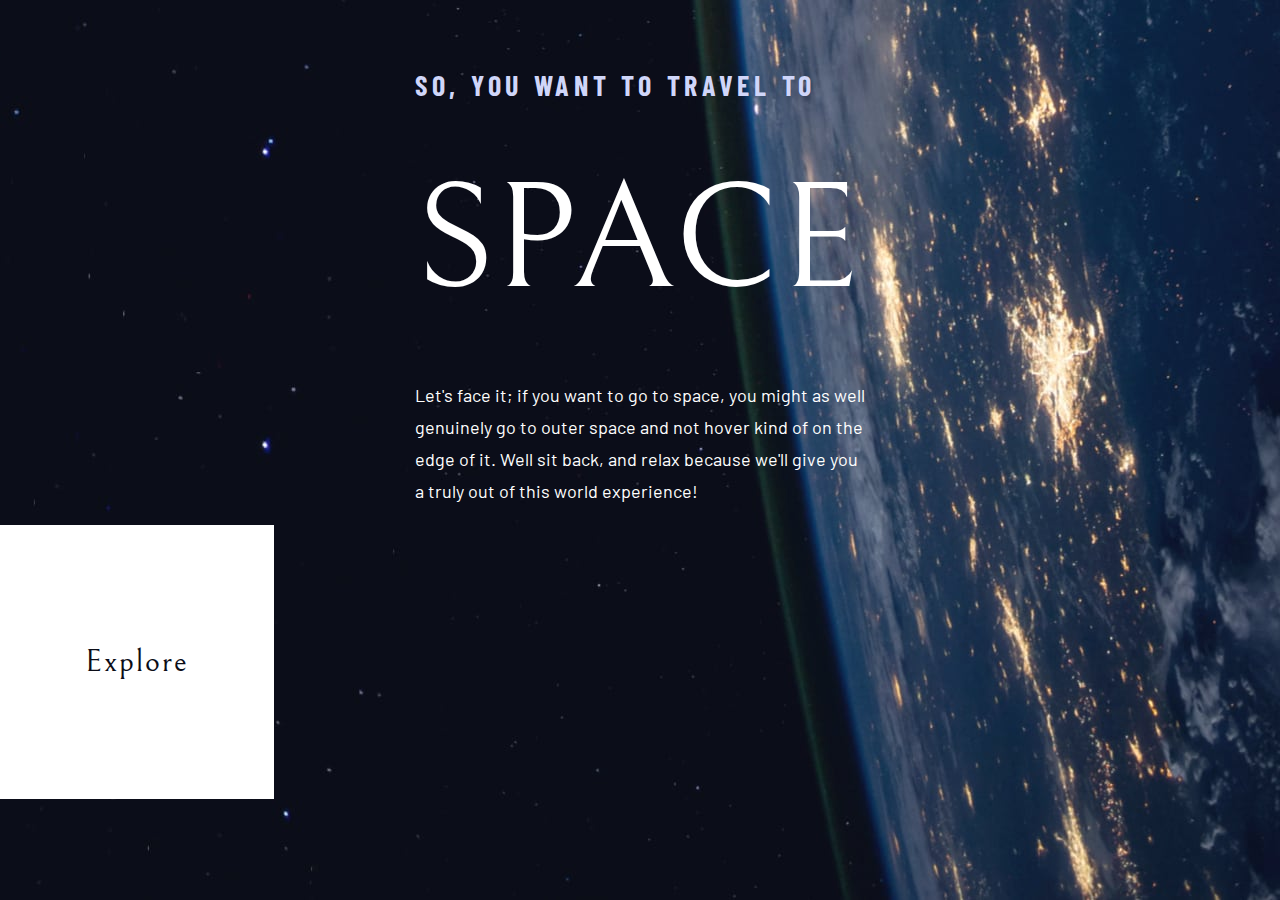
<file: index.html>
<!DOCTYPE html>
<html lang="en">

<head>
  <meta charset="UTF-8">
  <meta http-equiv="X-UA-Compatible" content="IE=edge">
  <meta name="viewport" content="width=device-width, initial-scale=1.0">
  <title>Space Tourism</title>
  <!-- fonts family -->
  <link
    href="https://fonts.googleapis.com/css2?family=Barlow+Condensed:ital,wght@0,100;0,200;0,300;0,400;0,500;0,600;0,700;0,800;0,900;1,100;1,200;1,300;1,400;1,500;1,600;1,700;1,800;1,900&family=Barlow:ital,wght@0,100;0,200;0,300;0,400;0,500;0,600;0,700;0,800;0,900;1,100;1,200;1,300;1,400;1,500;1,600;1,700;1,800;1,900&family=Bellefair&display=swap"
    rel="stylesheet">
  <!-- bootstrap 5.3 cdn -->
  <link href="https://cdn.jsdelivr.net/npm/bootstrap@5.3.0-alpha1/dist/css/bootstrap.min.css" rel="stylesheet"
    integrity="sha384-GLhlTQ8iRABdZLl6O3oVMWSktQOp6b7In1Zl3/Jr59b6EGGoI1aFkw7cmDA6j6gD" crossorigin="anonymous">
  <!-- font awesome 6.2 cdn -->
  <link rel="stylesheet" href="https://cdnjs.cloudflare.com/ajax/libs/font-awesome/6.2.1/css/all.min.css"
    integrity="sha512-MV7K8+y+gLIBoVD59lQIYicR65iaqukzvf/nwasF0nqhPay5w/9lJmVM2hMDcnK1OnMGCdVK+iQrJ7lzPJQd1w=="
    crossorigin="anonymous" referrerpolicy="no-referrer" />
  <link rel="icon" type="image/png" sizes="32x32" href="./assets/favicon-32x32.png">
  <!-- all css -->
  <link rel="stylesheet" href="./css/style.css">
  <!-- home css -->
  <link rel="stylesheet" href="./css/home.css">
</head>

<body>
  <!-- header -->
 <div id="header"></div>
  <!-- main -->
  <main>
    <div class="container px-5">
      <div class="row row-cols-1 row-cols-lg-2">
        <!-- left -->
        <div class="col">
          <div class="left">
            <h2 class="title-sub">SO, YOU WANT TO TRAVEL TO</h2>
            <h1 class="title">SPACE</h1>
            <p class="title-des">Let's face it; if you want to go to space, you might as well genuinely go to outer
              space
              and not hover kind
              of on the edge of it. Well sit back, and relax because we'll give you a truly out of this world
              experience!
            </p>
          </div>
        </div>
        <!-- right -->
        <div class="col right text-center d-flex">
          <a class="btn-cricle rounded-circle" href="./html/destination.html">Explore</a>
        </div>
      </div>
    </div>
  </main>
</body>
<!-- bootstrap 5.3 js cdn -->
<script src="https://cdn.jsdelivr.net/npm/bootstrap@5.3.0-alpha1/dist/js/bootstrap.bundle.min.js"
  integrity="sha384-w76AqPfDkMBDXo30jS1Sgez6pr3x5MlQ1ZAGC+nuZB+EYdgRZgiwxhTBTkF7CXvN" crossorigin="anonymous"></script>
<!-- jquery 3.6.3 cdn -->
<script src="https://cdnjs.cloudflare.com/ajax/libs/jquery/3.6.3/jquery.min.js"
  integrity="sha512-STof4xm1wgkfm7heWqFJVn58Hm3EtS31XFaagaa8VMReCXAkQnJZ+jEy8PCC/iT18dFy95WcExNHFTqLyp72eQ=="
  crossorigin="anonymous" referrerpolicy="no-referrer"></script>
<script>
  $(function () {
    $("#header").load("./header.html");
  });
</script>

</html>
</file>
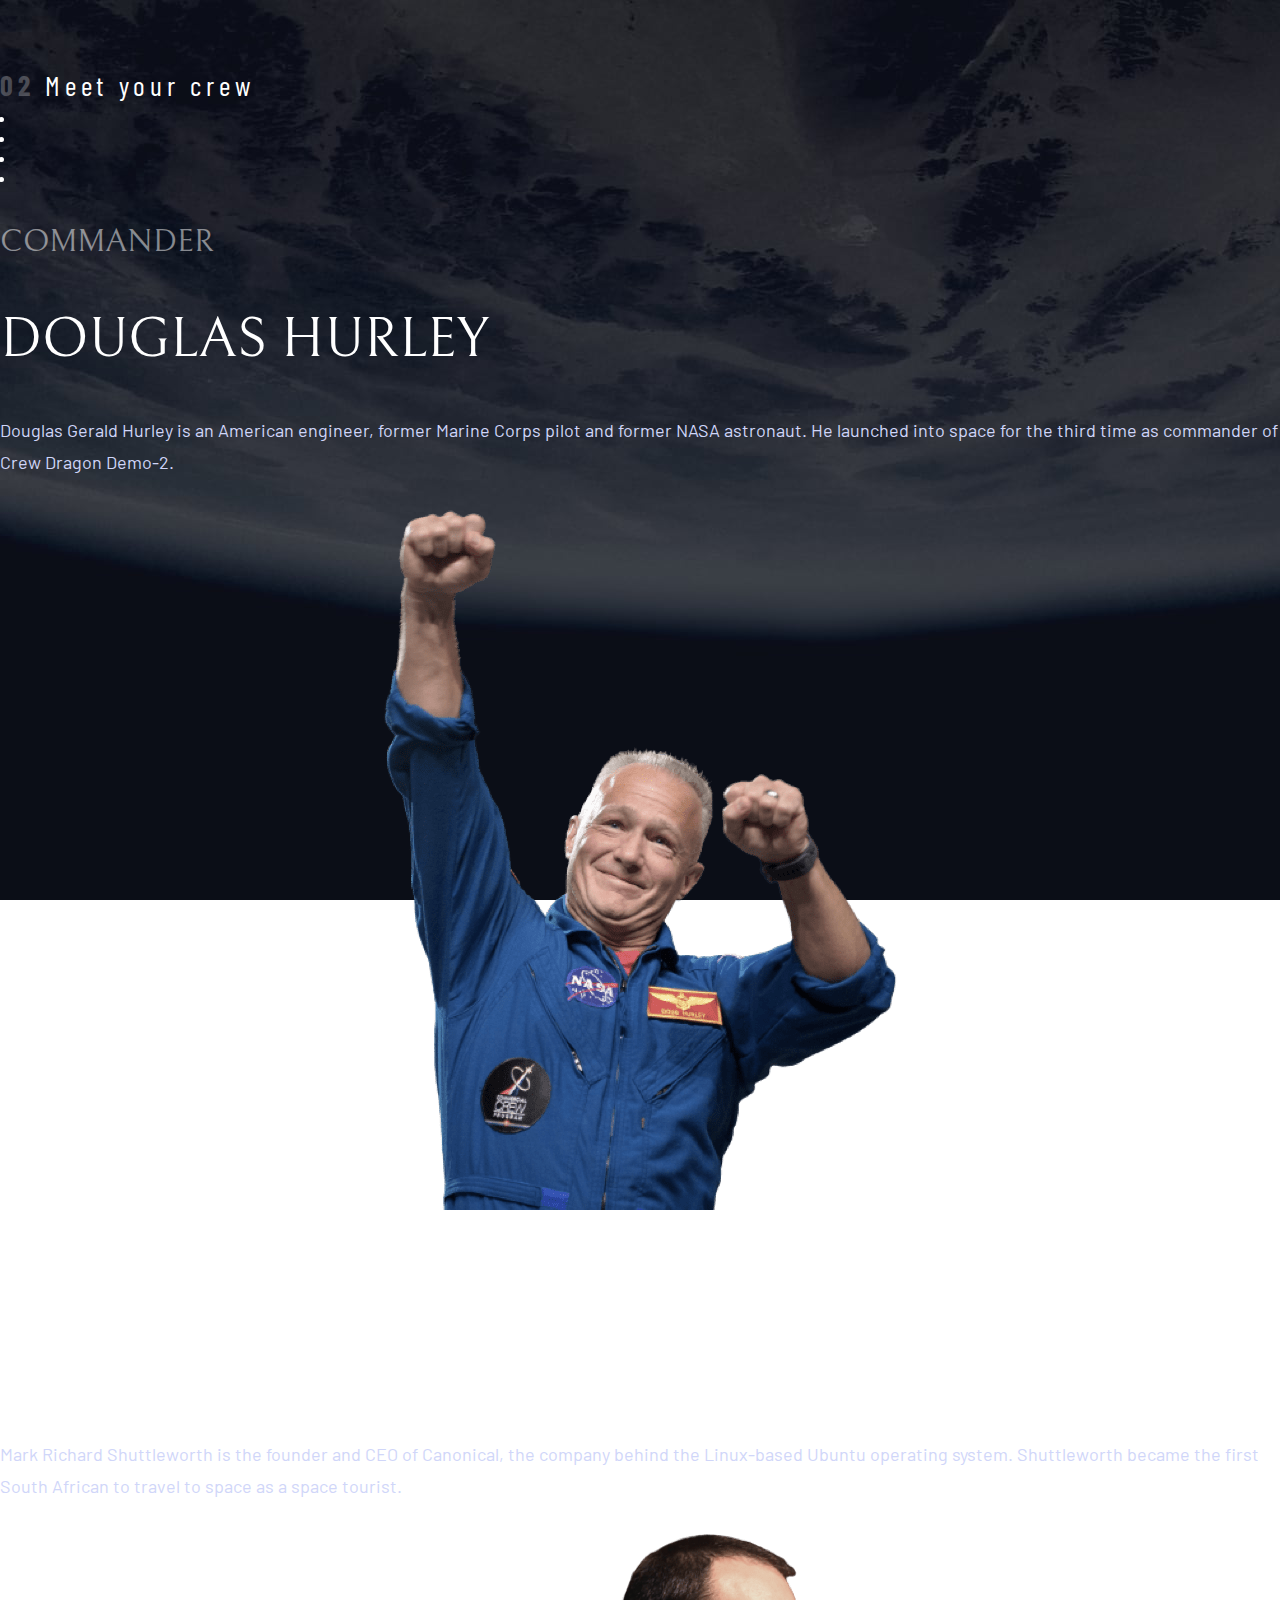
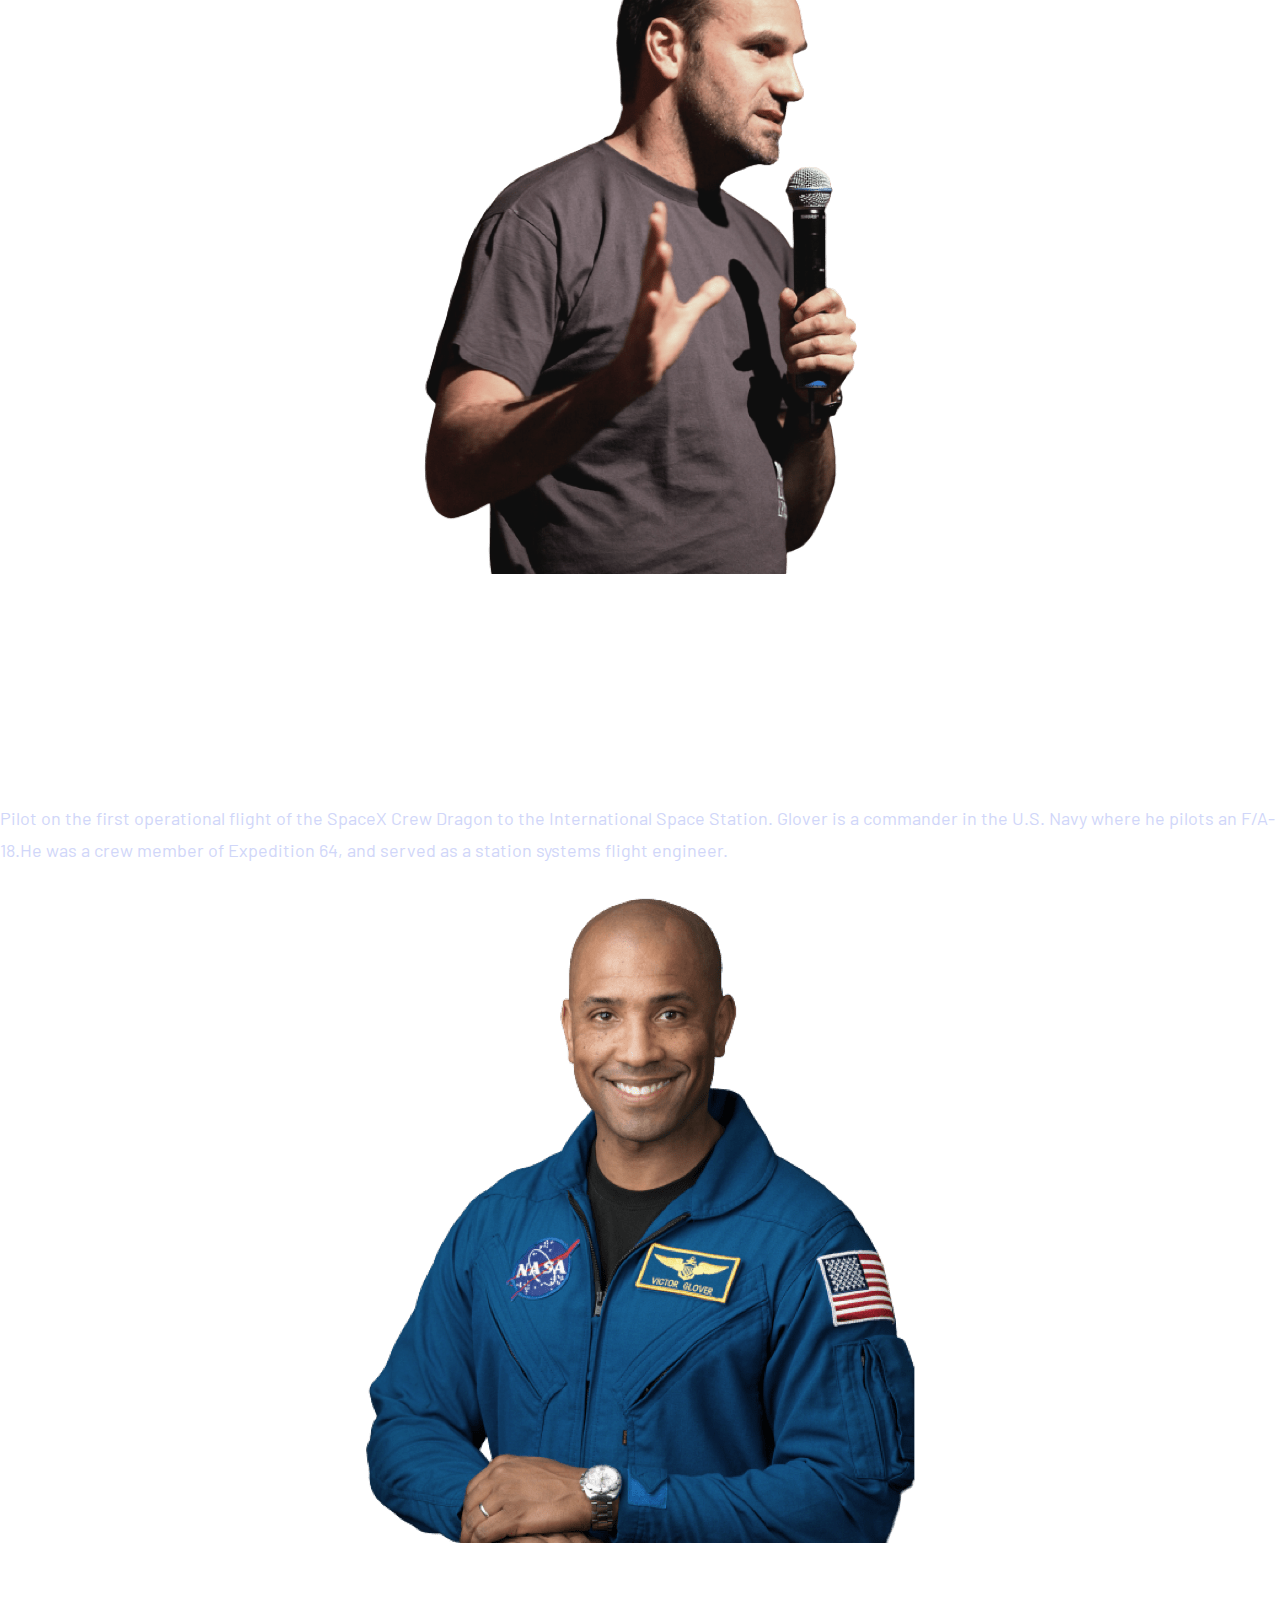
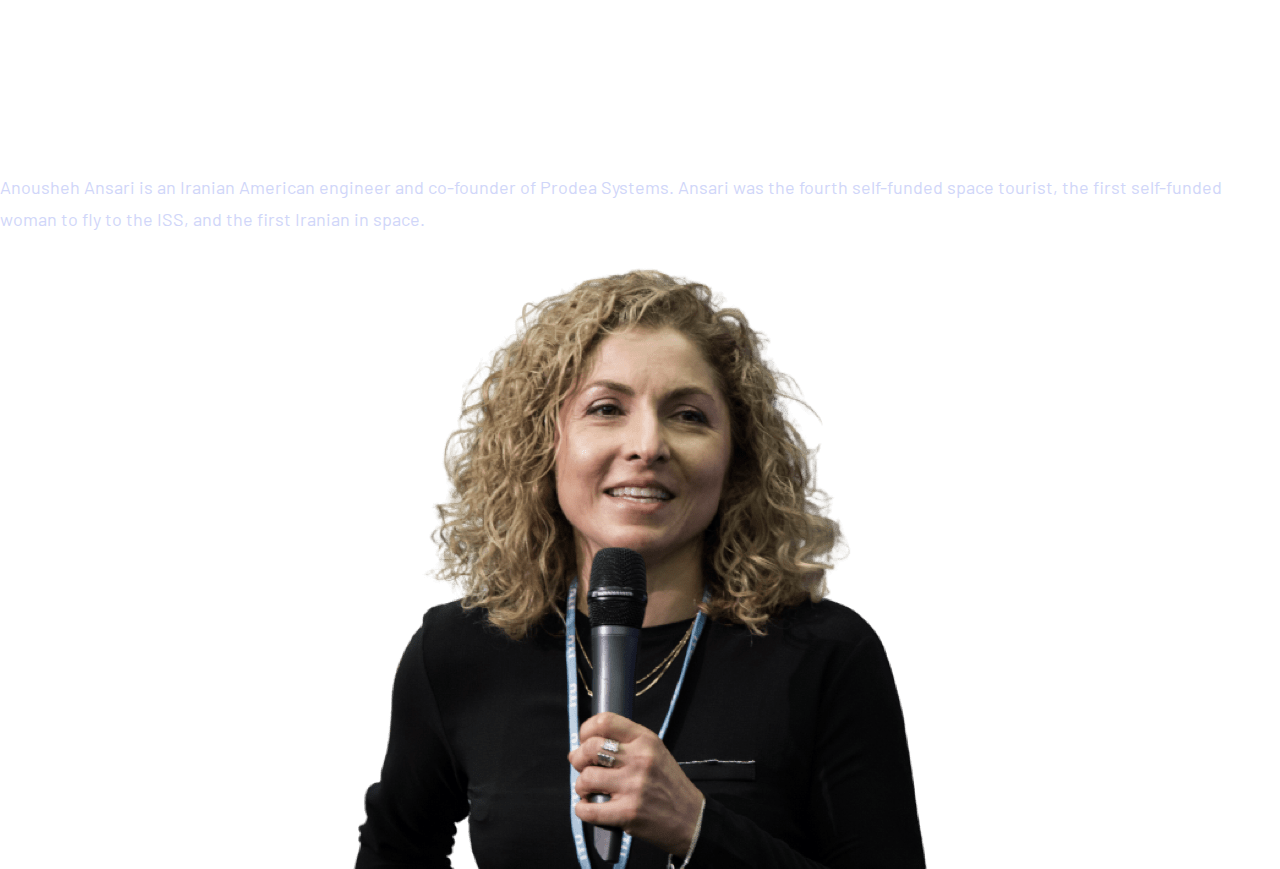
<file: crew.html>
<!DOCTYPE html>
<html lang="en">

<head>
  <meta charset="UTF-8">
  <meta http-equiv="X-UA-Compatible" content="IE=edge">
  <meta name="viewport" content="width=device-width, initial-scale=1.0">
  <title>Space Tourism</title>
  <!-- fonts family -->
  <link
    href="https://fonts.googleapis.com/css2?family=Barlow+Condensed:ital,wght@0,100;0,200;0,300;0,400;0,500;0,600;0,700;0,800;0,900;1,100;1,200;1,300;1,400;1,500;1,600;1,700;1,800;1,900&family=Barlow:ital,wght@0,100;0,200;0,300;0,400;0,500;0,600;0,700;0,800;0,900;1,100;1,200;1,300;1,400;1,500;1,600;1,700;1,800;1,900&family=Bellefair&display=swap"
    rel="stylesheet">
  <!-- bootstrap 5.3 cdn -->
  <link href="https://cdn.jsdelivr.net/npm/bootstrap@5.3.0-alpha1/dist/css/bootstrap.min.css" rel="stylesheet"
    integrity="sha384-GLhlTQ8iRABdZLl6O3oVMWSktQOp6b7In1Zl3/Jr59b6EGGoI1aFkw7cmDA6j6gD" crossorigin="anonymous">

  <!-- font awesome 6.2 cdn -->
  <link rel="stylesheet" href="https://cdnjs.cloudflare.com/ajax/libs/font-awesome/6.2.1/css/all.min.css"
    integrity="sha512-MV7K8+y+gLIBoVD59lQIYicR65iaqukzvf/nwasF0nqhPay5w/9lJmVM2hMDcnK1OnMGCdVK+iQrJ7lzPJQd1w=="
    crossorigin="anonymous" referrerpolicy="no-referrer" />
  <link rel="icon" type="image/png" sizes="32x32" href="./assets/favicon-32x32.png">

  <!-- all css -->
  <link rel="stylesheet" href="./css/style.css">

  <!-- crew css -->
  <link rel="stylesheet" href="./css/crew.css">
</head>

<body>

  <!-- header -->
  <div id="header"></div>

  <!-- main -->
  <main class="crew-pick">
    <div class="container px-5">
      <h2 class="pick"><span class="h2-sub">02</span> Meet your crew</h2>

      <!-- carousel -->
      <div id="crew-carousel" class="carousel slide">
        <ul class="carousel-indicators">
          <li type="button" data-bs-target="#crew-carousel" data-bs-slide-to="0" class="active" aria-current="true"
            aria-label="Slide 1"></li>
          <li type="button" data-bs-target="#crew-carousel" data-bs-slide-to="1" aria-label="Slide 2"></li>
          <li type="button" data-bs-target="#crew-carousel" data-bs-slide-to="2" aria-label="Slide 3"></li>
          <li type="button" data-bs-target="#crew-carousel" data-bs-slide-to="3" aria-label="Slide 4"></li>
        </ul>

        <!-- crew -->
        <div class="carousel-inner">

          <!-- member 1 -->
          <div class="carousel-item active">
            <div class="row row-cols-1 row-cols-lg-2">
              <div class="col crew-body d-flex">
                <h3 class="member-work">Commander</h3>
                <h1 class="member-name">Douglas Hurley</h1>
                <p class="member-description">Douglas Gerald Hurley is an American engineer, former Marine Corps pilot
                  and
                  former NASA astronaut. He launched into space for the third time as commander of Crew Dragon Demo-2.
                </p>
              </div>
              <div class="col crew-image">
                <img class="member-image" src="./assets/crew/image-douglas-hurley.png" alt="">
              </div>
            </div>
          </div>

          <!-- member 2 -->
          <div class="carousel-item">
            <div class="row row-cols-1 row-cols-lg-2">
              <div class="col crew-body d-flex">
                <h3 class="member-work">Mission Specialist</h3>
                <h1 class="member-name">MARK SHUTTLEWORTH</h1>
                <p class="member-description">Mark Richard Shuttleworth is the founder and CEO of Canonical, the company
                  behind the Linux-based Ubuntu operating system. Shuttleworth became the first South African to travel
                  to space as a space tourist.</p>
              </div>
              <div class="col crew-image">
                <img class="member-image" src="./assets/crew/image-mark-shuttleworth.png" alt="">
              </div>
            </div>
          </div>

          <!-- member 3 -->
          <div class="carousel-item">
            <div class="row row-cols-1 row-cols-lg-2">
              <div class="col crew-body d-flex">
                <h3 class="member-work">PILOT</h3>
                <h1 class="member-name">Victor Glover</h1>
                <p class="member-description">Pilot on the first operational flight of the SpaceX Crew Dragon to the
                  International Space Station. Glover is a commander in the U.S. Navy where he pilots an F/A-18.He was a
                  crew member of Expedition 64, and served as a station systems flight engineer.</p>
              </div>
              <div class="col crew-image">
                <img class="member-image" src="./assets/crew/image-victor-glover.png" alt="">
              </div>
            </div>
          </div>

          <!-- member 4 -->
          <div class="carousel-item">
            <div class="row row-cols-1 row-cols-lg-2">
              <div class="col crew-body d-flex">
                <h3 class="member-work">Flight Engineer</h3>
                <h1 class="member-name">Anousheh Ansari</h1>
                <p class="member-description">Anousheh Ansari is an Iranian American engineer and co-founder of Prodea
                  Systems. Ansari was the fourth self-funded space tourist, the first self-funded woman to fly to the
                  ISS, and the first Iranian in space.</p>
              </div>
              <div class="col crew-image">
                <img class="member-image" src="./assets/crew/image-anousheh-ansari.png" alt="">
              </div>
            </div>
          </div>
        </div>
      </div>

    </div>
  </main>
</body>

<!-- bootstrap 5.3 js cdn -->
<script src="https://cdn.jsdelivr.net/npm/bootstrap@5.3.0-alpha1/dist/js/bootstrap.bundle.min.js"
  integrity="sha384-w76AqPfDkMBDXo30jS1Sgez6pr3x5MlQ1ZAGC+nuZB+EYdgRZgiwxhTBTkF7CXvN" crossorigin="anonymous"></script>

<!-- jquery 3.6.3 cdn -->
<script src="https://cdnjs.cloudflare.com/ajax/libs/jquery/3.6.3/jquery.min.js"
  integrity="sha512-STof4xm1wgkfm7heWqFJVn58Hm3EtS31XFaagaa8VMReCXAkQnJZ+jEy8PCC/iT18dFy95WcExNHFTqLyp72eQ=="
  crossorigin="anonymous" referrerpolicy="no-referrer"></script>

<script>
  $(function () {
    $("#header").load("./header.html");
  });
</script>

</html>
</file>
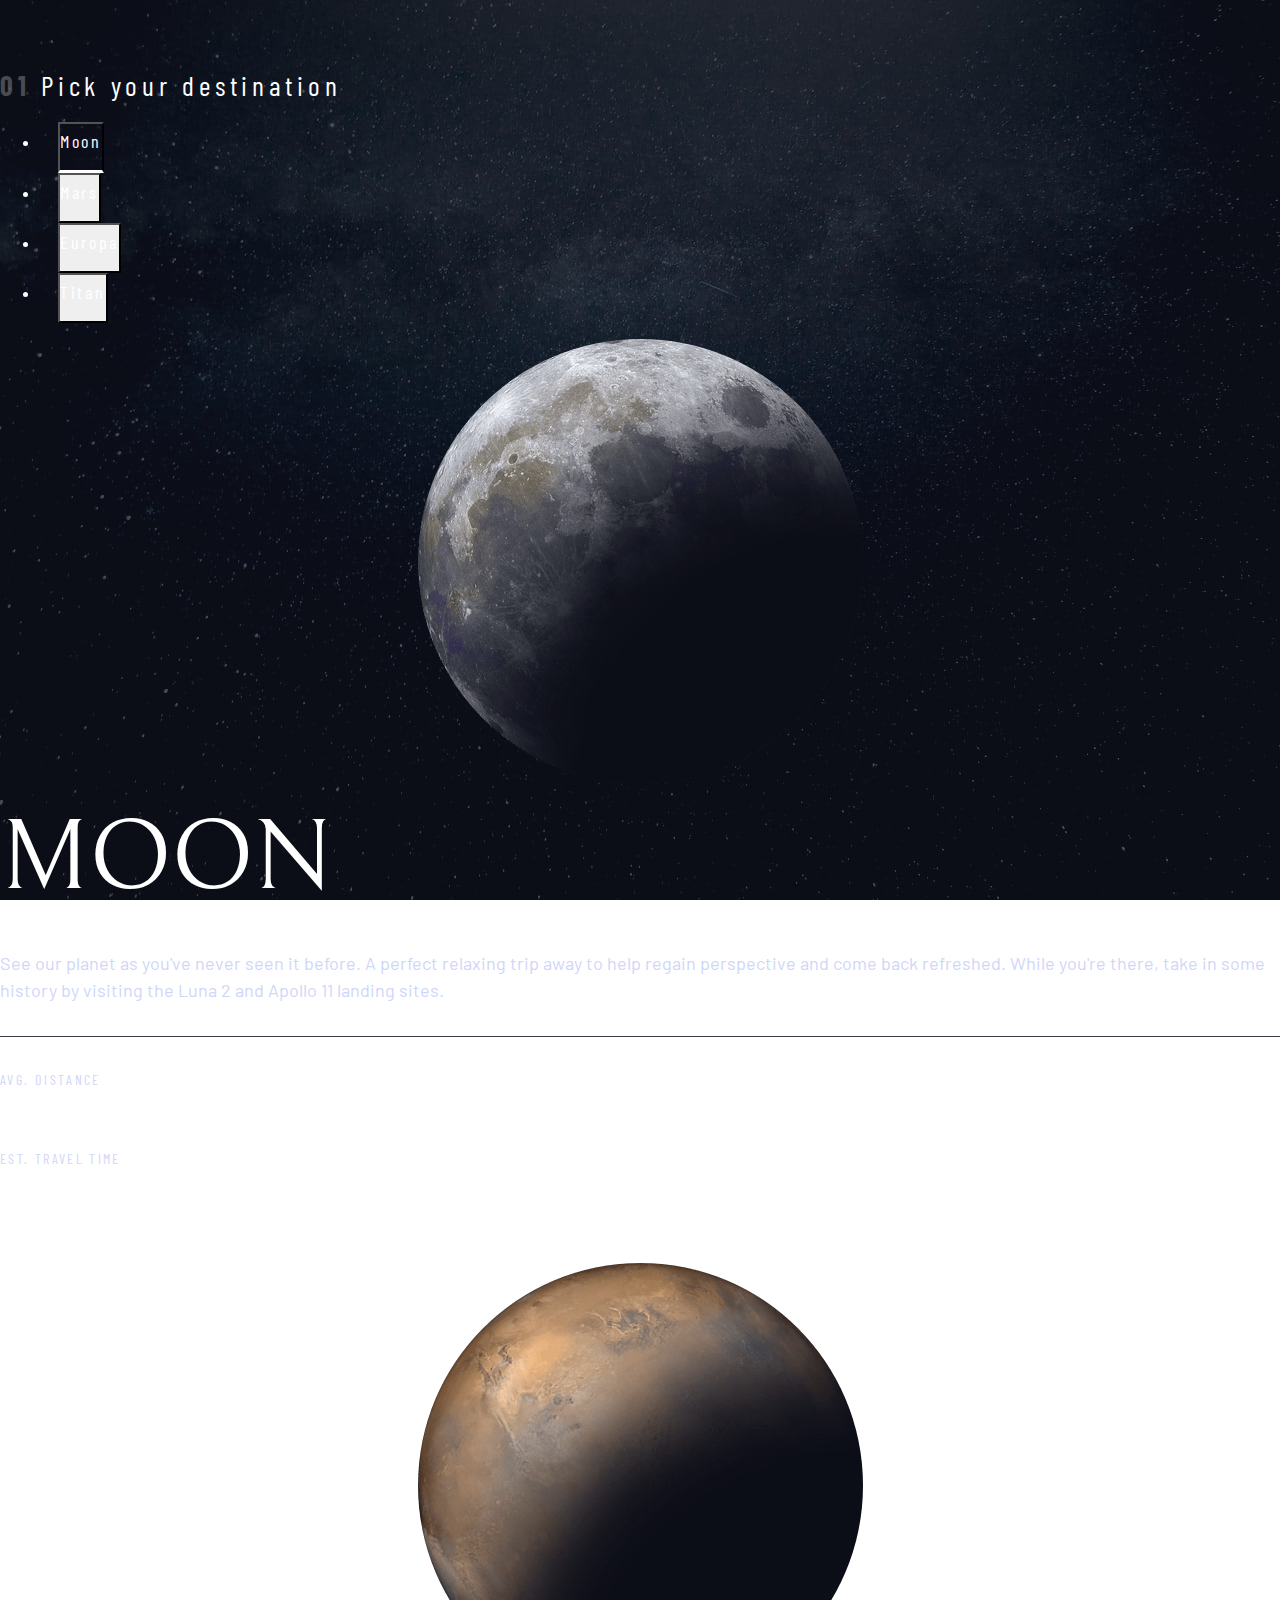
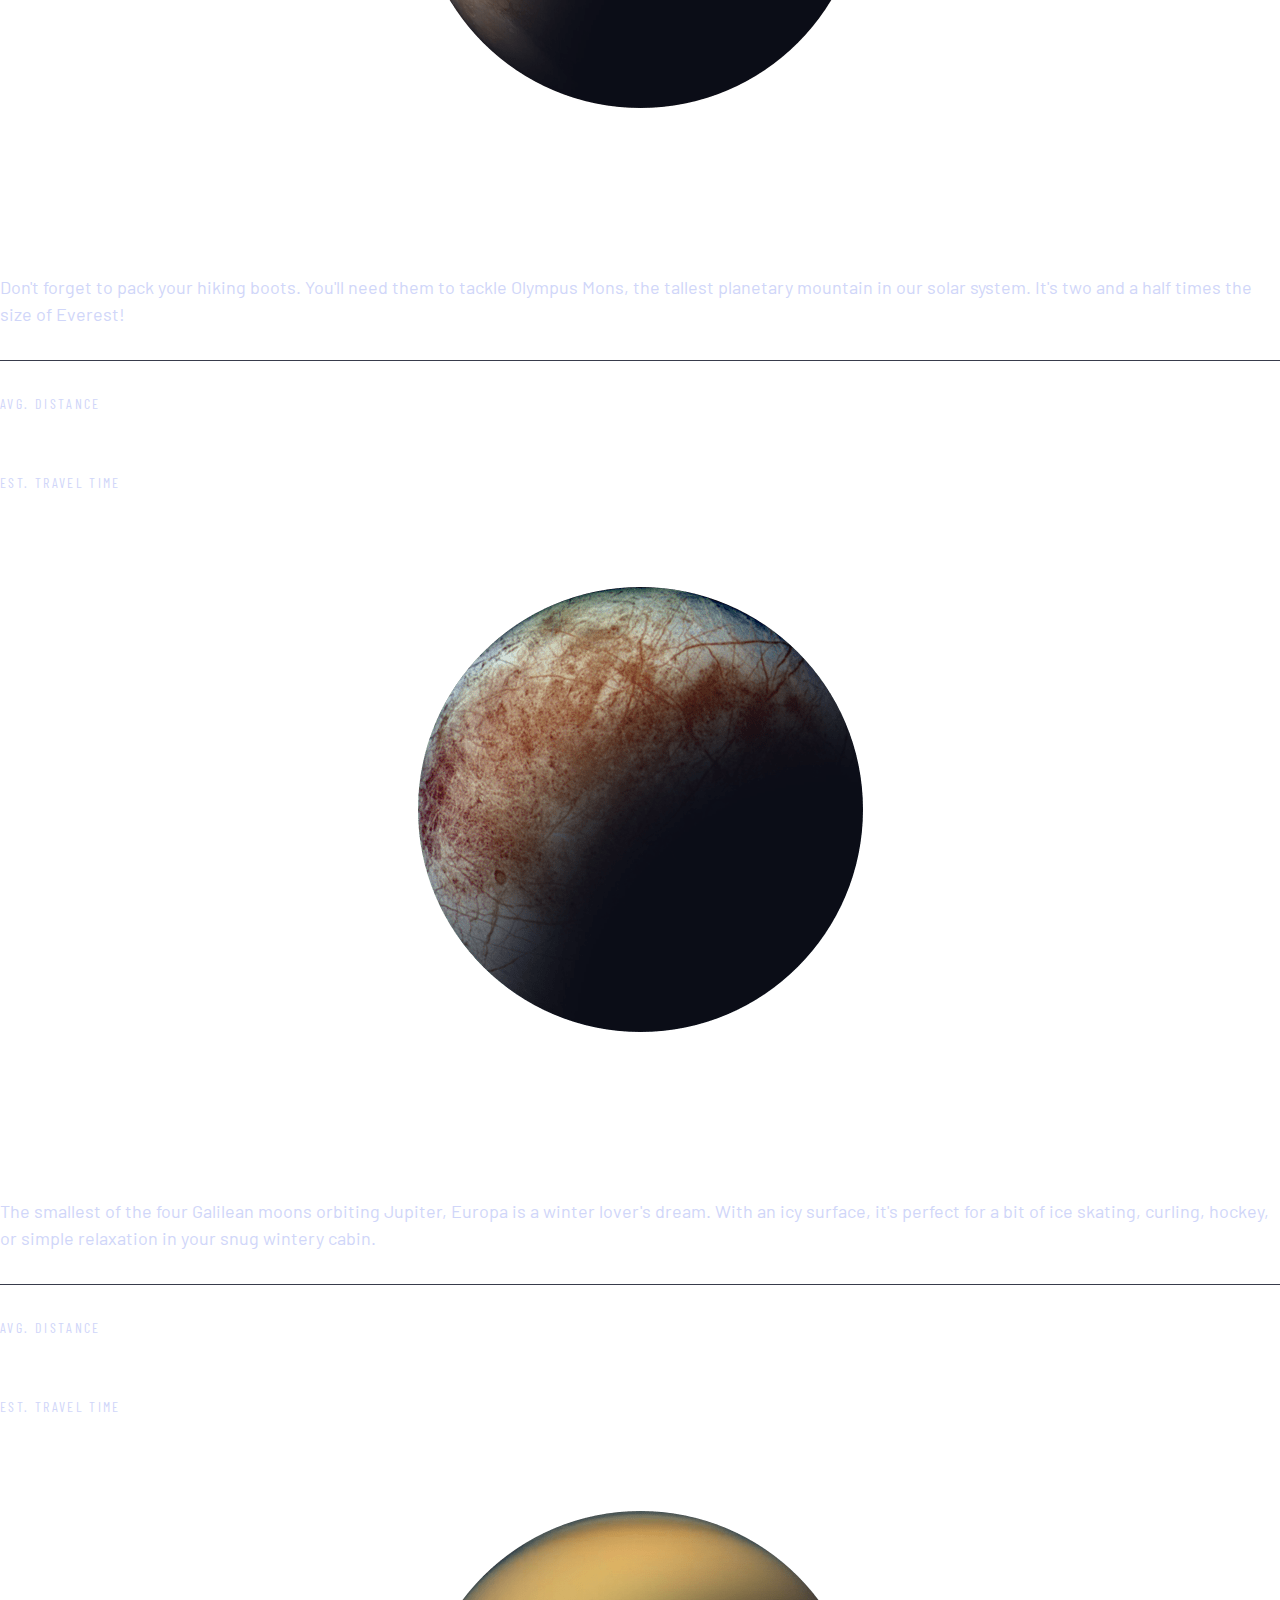
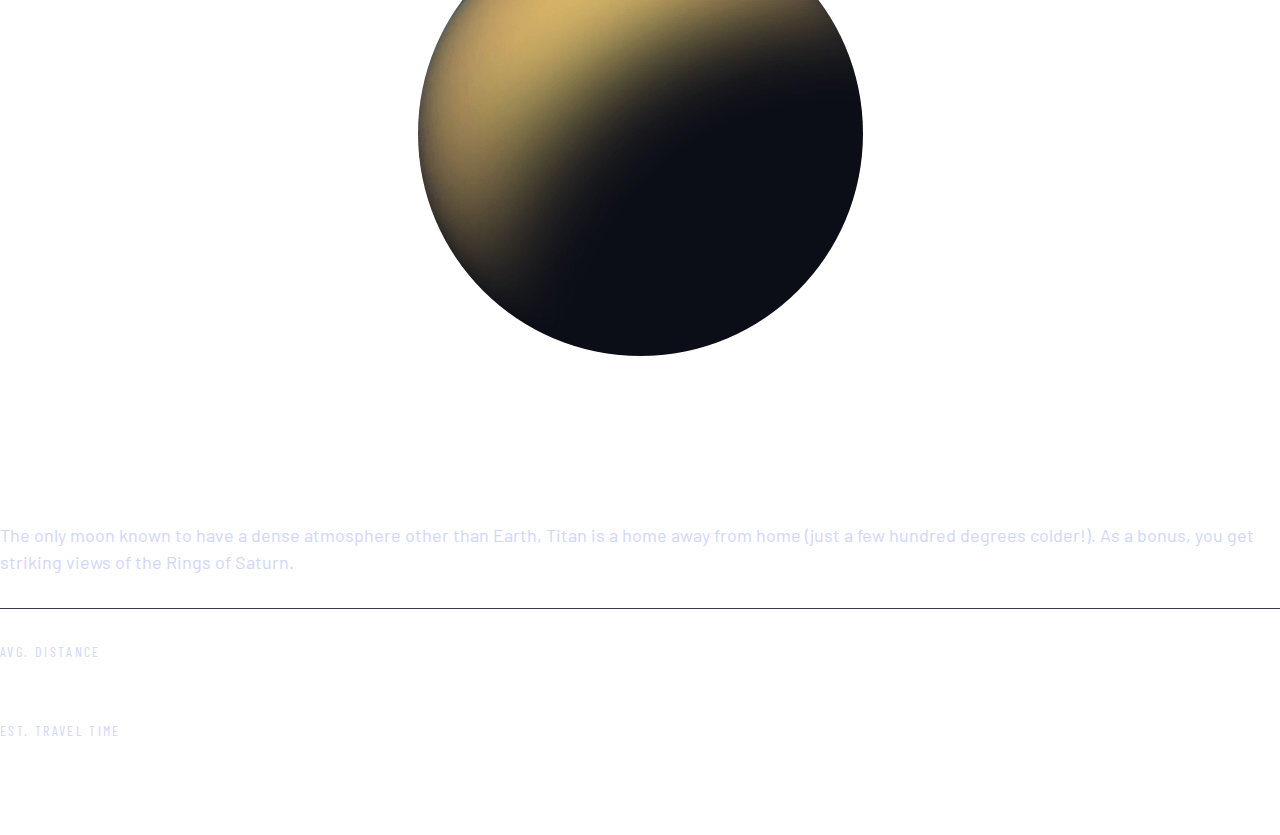
<file: destination.html>
<!DOCTYPE html>
<html lang="en">

<head>
  <meta charset="UTF-8">
  <meta http-equiv="X-UA-Compatible" content="IE=edge">
  <meta name="viewport" content="width=device-width, initial-scale=1.0">
  <title>Space Tourism</title>
  <!-- fonts family -->
  <link
    href="https://fonts.googleapis.com/css2?family=Barlow+Condensed:ital,wght@0,100;0,200;0,300;0,400;0,500;0,600;0,700;0,800;0,900;1,100;1,200;1,300;1,400;1,500;1,600;1,700;1,800;1,900&family=Barlow:ital,wght@0,100;0,200;0,300;0,400;0,500;0,600;0,700;0,800;0,900;1,100;1,200;1,300;1,400;1,500;1,600;1,700;1,800;1,900&family=Bellefair&display=swap"
    rel="stylesheet">

  <!-- bootstrap 5.3 cdn -->
  <link href="https://cdn.jsdelivr.net/npm/bootstrap@5.3.0-alpha1/dist/css/bootstrap.min.css" rel="stylesheet"
    integrity="sha384-GLhlTQ8iRABdZLl6O3oVMWSktQOp6b7In1Zl3/Jr59b6EGGoI1aFkw7cmDA6j6gD" crossorigin="anonymous">
  
    <!-- font awesome 6.2 cdn -->
  <link rel="stylesheet" href="https://cdnjs.cloudflare.com/ajax/libs/font-awesome/6.2.1/css/all.min.css"
    integrity="sha512-MV7K8+y+gLIBoVD59lQIYicR65iaqukzvf/nwasF0nqhPay5w/9lJmVM2hMDcnK1OnMGCdVK+iQrJ7lzPJQd1w=="
    crossorigin="anonymous" referrerpolicy="no-referrer" />
  <link rel="icon" type="image/png" sizes="32x32" href="./assets/favicon-32x32.png">
 
  <!-- all css -->
  <link rel="stylesheet" href="./css/style.css">
  
  <!-- destination css -->
  <link rel="stylesheet" href="./css/destination.css">
</head>

<body>
  <!-- header -->
  <div id="header"></div>
  
  <!-- main -->
  <main class="star-pick">
    <div class="container px-5">
      <h2 class="pick"><span class="h2-sub">01</span> Pick your destination</h2>
      <article>
        <!-- pick tab -->
        <ul class="nav nav-pills mt-5 justify-content-center" id="pills-tab" role="tablist">
          <li class="nav-item" role="presentation">
            <button class="nav-link nav-active active" id="pills-moon-tab" data-bs-toggle="pill"
              data-bs-target="#pills-moon" type="button" role="tab" aria-controls="pills-moon"
              aria-selected="true">Moon</button>
          </li>
          <li class="nav-item" role="presentation">
            <button class="nav-link" id="pills-mars-tab" data-bs-toggle="pill" data-bs-target="#pills-mars"
              type="button" role="tab" aria-controls="pills-mars" aria-selected="false">Mars</button>
          </li>
          <li class="nav-item" role="presentation">
            <button class="nav-link" id="pills-europa-tab" data-bs-toggle="pill" data-bs-target="#pills-europa"
              type="button" role="tab" aria-controls="pills-europa" aria-selected="false">Europa</button>
          </li>
          <li class="nav-item" role="presentation">
            <button class="nav-link" id="pills-titian-tab" data-bs-toggle="pill" data-bs-target="#pills-titan"
              type="button" role="tab" aria-controls="pills-titan" aria-selected="false">Titan</button>
          </li>
        </ul>
        <div class="tab-content" id="pills-tabContent">

          <!-- moon -->
          <div class="tab-pane fade show active" id="pills-moon" role="tabpanel" aria-labelledby="pills-moon-tab"
            tabindex="0">
            <div class="row row-cols-1 row-cols-lg-2">
              <div class="col mt-5">
                <img class="star-img" src="./assets/destination/image-moon.png" alt="">
              </div>
              <div class="col mt-5">
                <h1 class="star-title">MOON</h1>
                <p class="star-description">See our planet as you've never seen it before. A perfect relaxing trip away
                  to help regain perspective and come back refreshed. While you're there, take in some history by
                  visiting the Luna 2 and Apollo 11 landing sites.</p>
                <div class="row row-cols-2 star-sub">
                  <div class="col">
                    <h5 class="sub-title">AVG. DISTANCE</h5>
                    <h6 class="sub-description">384,400 km</h6>
                  </div>
                  <div class="col">
                    <h5 class="sub-title">Est. travel time</h5>
                    <h6 class="sub-description">3 days</h6>
                  </div>
                </div>
              </div>
            </div>
          </div>

          <!-- mars -->
          <div class="tab-pane fade" id="pills-mars" role="tabpanel" aria-labelledby="pills-mars-tab" tabindex="0">
            <div class="row row-cols-1 row-cols-lg-2">
              <div class="col mt-5">
                <img class="star-img" src="./assets/destination/image-mars.png" alt="">
              </div>
              <div class="col mt-5">
                <h1 class="star-title">MARS</h1>
                <p class="star-description">Don't forget to pack your hiking boots. You'll need them to tackle Olympus
                  Mons, the tallest planetary mountain in our solar system. It's two and a half times the size of
                  Everest!</p>
                <div class="row row-cols-2 star-sub">
                  <div class="col">
                    <h5 class="sub-title">AVG. DISTANCE</h5>
                    <h6 class="sub-description">225 MIL. KM</h6>
                  </div>
                  <div class="col">
                    <h5 class="sub-title">Est. travel time</h5>
                    <h6 class="sub-description">9 MONTHS</h6>
                  </div>
                </div>
              </div>
            </div>
          </div>

          <!-- europa -->
          <div class="tab-pane fade" id="pills-europa" role="tabpanel" aria-labelledby="pills-europa-tab" tabindex="0">
            <div class="row row-cols-1 row-cols-lg-2">
              <div class="col mt-5">
                <img class="star-img" src="./assets/destination/image-europa.png" alt="">
              </div>
              <div class="col mt-5">
                <h1 class="star-title">EUROPA</h1>
                <p class="star-description">The smallest of the four Galilean moons orbiting Jupiter, Europa is a winter
                  lover's dream. With an icy surface, it's perfect for a bit of ice skating, curling, hockey, or simple
                  relaxation in your snug wintery cabin.</p>
                <div class="row row-cols-2 star-sub">
                  <div class="col">
                    <h5 class="sub-title">AVG. DISTANCE</h5>
                    <h6 class="sub-description">628 MIL. KM</h6>
                  </div>
                  <div class="col">
                    <h5 class="sub-title">Est. travel time</h5>
                    <h6 class="sub-description">3 YEARS</h6>
                  </div>
                </div>
              </div>
            </div>
          </div>

          <!-- titan -->
          <div class="tab-pane fade" id="pills-titan" role="tabpanel" aria-labelledby="pills-titan-tab" tabindex="0">
            <div class="row row-cols-1 row-cols-lg-2">
              <div class="col mt-5">
                <img class="star-img" src="./assets/destination/image-titan.png" alt="">
              </div>
              <div class="col mt-5">
                <h1 class="star-title">TITAN</h1>
                <p class="star-description">The only moon known to have a dense atmosphere other than Earth, Titan is a
                  home away from home (just a few hundred degrees colder!). As a bonus, you get striking views of the
                  Rings of Saturn.</p>
                <div class="row row-cols-2 star-sub">
                  <div class="col">
                    <h5 class="sub-title">AVG. DISTANCE</h5>
                    <h6 class="sub-description">1.6 BIL. KM</h6>
                  </div>
                  <div class="col">
                    <h5 class="sub-title">Est. travel time</h5>
                    <h6 class="sub-description">7 YEARS</h6>
                  </div>
                </div>
              </div>
            </div>
          </div>
        </div>
      </article>
    </div>
  </main>
</body>
<!-- bootstrap 5.3 js cdn -->
<script src="https://cdn.jsdelivr.net/npm/bootstrap@5.3.0-alpha1/dist/js/bootstrap.bundle.min.js"
  integrity="sha384-w76AqPfDkMBDXo30jS1Sgez6pr3x5MlQ1ZAGC+nuZB+EYdgRZgiwxhTBTkF7CXvN" crossorigin="anonymous"></script>

<!-- jquery 3.6.3 cdn -->
<script src="https://cdnjs.cloudflare.com/ajax/libs/jquery/3.6.3/jquery.min.js"
  integrity="sha512-STof4xm1wgkfm7heWqFJVn58Hm3EtS31XFaagaa8VMReCXAkQnJZ+jEy8PCC/iT18dFy95WcExNHFTqLyp72eQ=="
  crossorigin="anonymous" referrerpolicy="no-referrer"></script>

<script>
  $(function () {
    $("#header").load("./header.html");
  });
</script>

</html>
</file>
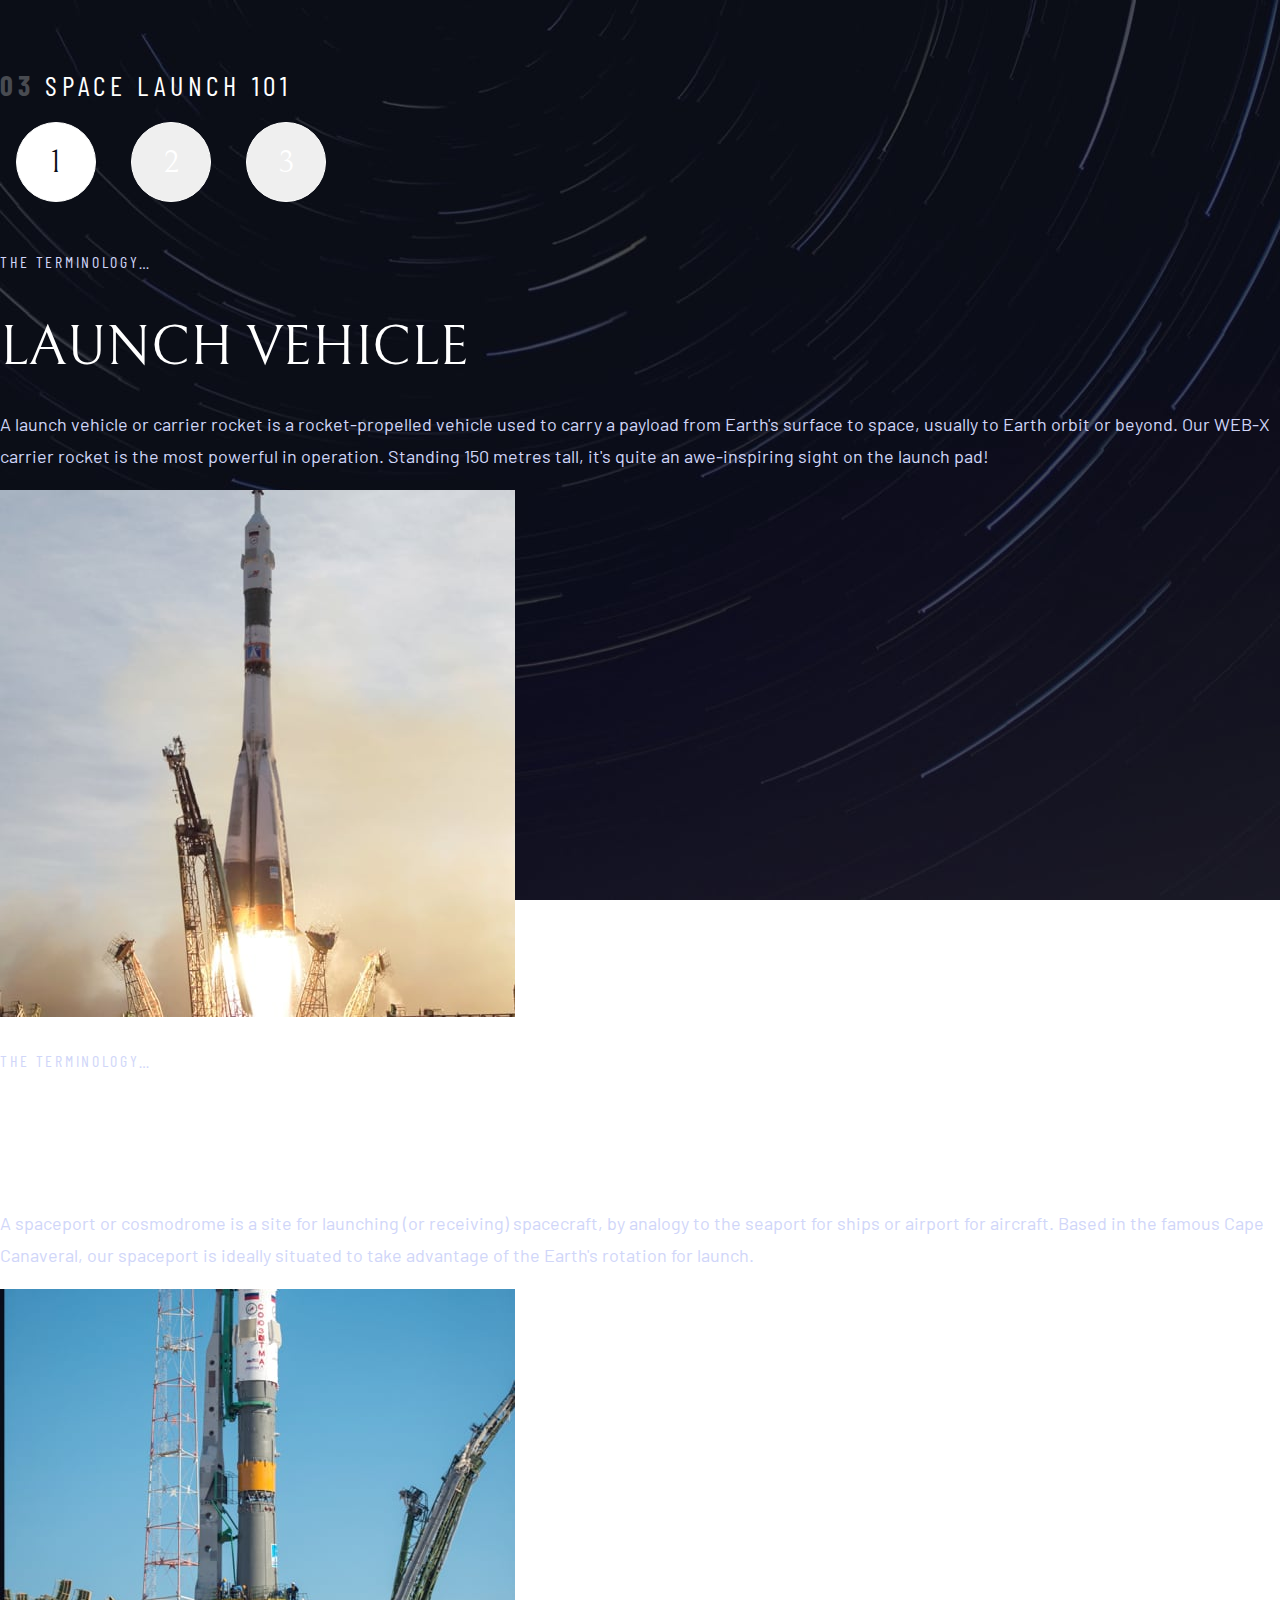
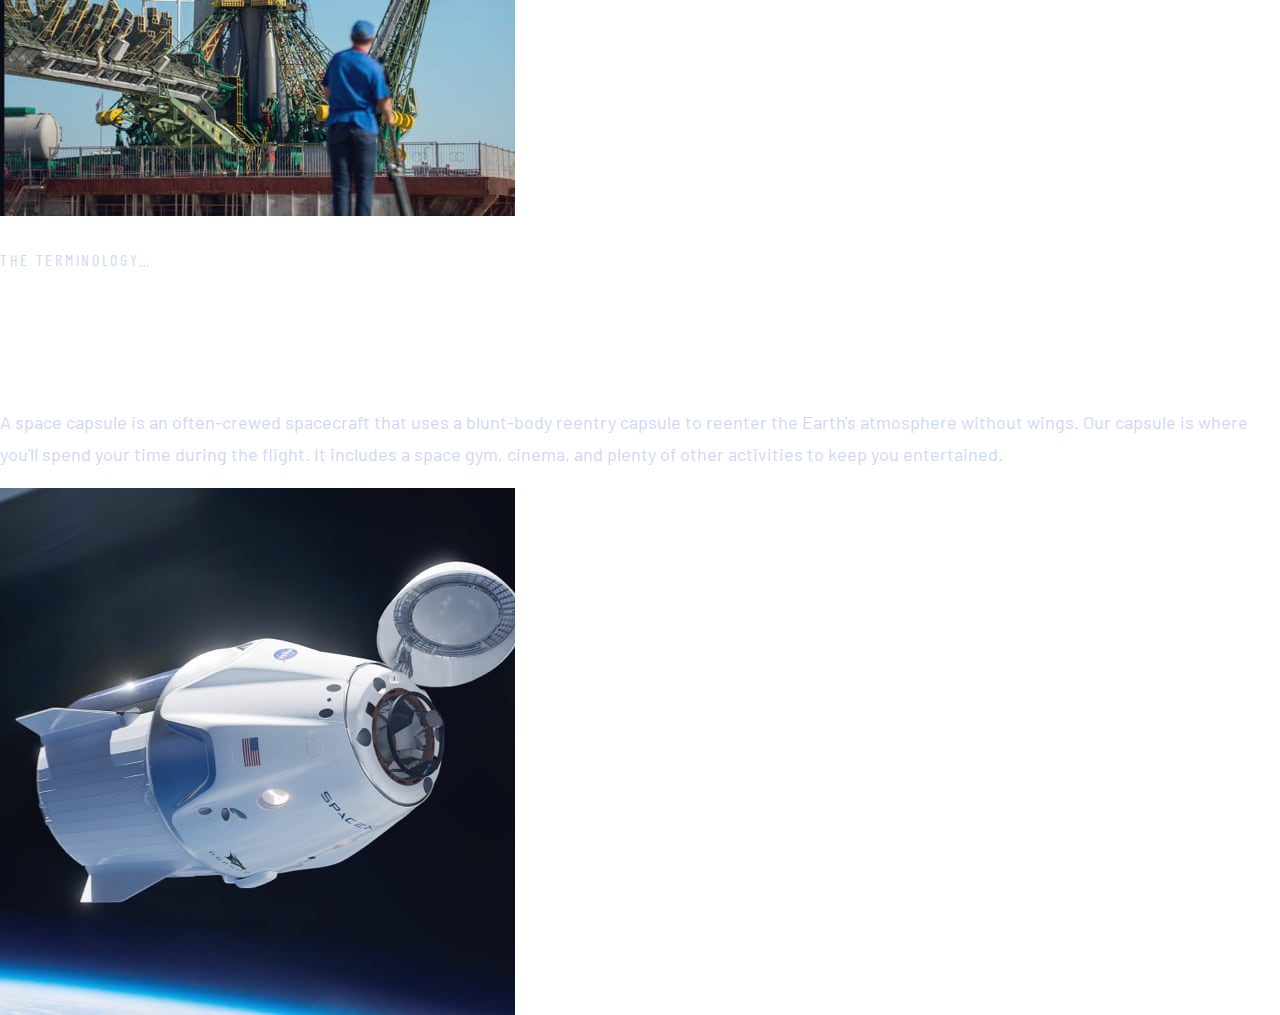
<file: technology.html>
<!DOCTYPE html>
<html lang="en">

<head>
  <meta charset="UTF-8">
  <meta http-equiv="X-UA-Compatible" content="IE=edge">
  <meta name="viewport" content="width=device-width, initial-scale=1.0">
  <title>Space Tourism</title>

  <!-- fonts family -->
  <link
    href="https://fonts.googleapis.com/css2?family=Barlow+Condensed:ital,wght@0,100;0,200;0,300;0,400;0,500;0,600;0,700;0,800;0,900;1,100;1,200;1,300;1,400;1,500;1,600;1,700;1,800;1,900&family=Barlow:ital,wght@0,100;0,200;0,300;0,400;0,500;0,600;0,700;0,800;0,900;1,100;1,200;1,300;1,400;1,500;1,600;1,700;1,800;1,900&family=Bellefair&display=swap"
    rel="stylesheet">

  <!-- bootstrap 5.3 cdn -->
  <link href="https://cdn.jsdelivr.net/npm/bootstrap@5.3.0-alpha1/dist/css/bootstrap.min.css" rel="stylesheet"
    integrity="sha384-GLhlTQ8iRABdZLl6O3oVMWSktQOp6b7In1Zl3/Jr59b6EGGoI1aFkw7cmDA6j6gD" crossorigin="anonymous">

  <!-- font awesome 6.2 cdn -->
  <link rel="stylesheet" href="https://cdnjs.cloudflare.com/ajax/libs/font-awesome/6.2.1/css/all.min.css"
    integrity="sha512-MV7K8+y+gLIBoVD59lQIYicR65iaqukzvf/nwasF0nqhPay5w/9lJmVM2hMDcnK1OnMGCdVK+iQrJ7lzPJQd1w=="
    crossorigin="anonymous" referrerpolicy="no-referrer" />
  <link rel="icon" type="image/png" sizes="32x32" href="./assets/favicon-32x32.png">

  <!-- all css -->
  <link rel="stylesheet" href="./css/style.css">

  <!-- technology css -->
  <link rel="stylesheet" href="./css/technology.css">
</head>

<body>

  <!-- header -->
  <div id="header"></div>

  <!-- main -->
  <main class="technology-pick">
    <div class="container px-5">
      <h2 class="pick"><span class="h2-sub">03</span> SPACE LAUNCH 101</h2>

      <div class="nav-main d-flex align-items-start">
        <div class="nav nav-pills my-auto" id="v-pills-tab" role="tablist" aria-orientation="vertical">
          <button class="nav-link active" id="v-pills-one-tab" data-bs-toggle="pill" data-bs-target="#v-pills-one"
            type="button" role="tab" aria-controls="v-pills-one" aria-selected="true">1</button>
          <button class="nav-link" id="v-pills-two-tab" data-bs-toggle="pill" data-bs-target="#v-pills-two"
            type="button" role="tab" aria-controls="v-pills-two" aria-selected="false">2</button>
          <button class="nav-link" id="v-pills-three-tab" data-bs-toggle="pill" data-bs-target="#v-pills-three"
            type="button" role="tab" aria-controls="v-pills-three" aria-selected="false">3</button>
        </div>
        <div class="tab-content" id="v-pills-tabContent">

          <!-- number one -->
          <div class="tab-pane fade show active" id="v-pills-one" role="tabpanel" aria-labelledby="v-pills-one-tab"
            tabindex="0">
            <div class="row row-cols-1 row-cols-lg-2">
              <div class="col space-left">
                <h3 class="space-sub">THE TERMINOLOGY…</h3>
                <h1 class="space-title">LAUNCH VEHICLE</h1>
                <p class="space-description">A launch vehicle or carrier rocket is a rocket-propelled vehicle used to
                  carry a payload from Earth's surface to space, usually to Earth orbit or beyond. Our WEB-X carrier
                  rocket is the most powerful in operation. Standing 150 metres tall, it's quite an awe-inspiring sight
                  on the launch pad!</p>
              </div>
              <div class="col space-right">
                <img class="desktop-img" src="./assets/technology/image-launch-vehicle-portrait.jpg" alt="">
                <img class="mobile-img" src="./assets/technology/image-launch-vehicle-landscape.jpg" alt="">
              </div>
            </div>
          </div>

          <!-- number two -->
          <div class="tab-pane fade" id="v-pills-two" role="tabpanel" aria-labelledby="v-pills-two-tab" tabindex="0">
            <div class="row row-cols-1 row-cols-lg-2">
              <div class="col space-left">
                <h3 class="space-sub">THE TERMINOLOGY…</h3>
                <h1 class="space-title">SPACEPORT</h1>
                <p class="space-description">A spaceport or cosmodrome is a site for launching (or receiving)
                  spacecraft, by analogy to the seaport for ships or airport for aircraft. Based in the famous Cape
                  Canaveral, our spaceport is ideally situated to take advantage of the Earth's rotation for launch.</p>
              </div>
              <div class="col space-right">
                <img class="desktop-img" src="./assets/technology/image-spaceport-portrait.jpg" alt="">
                <img class="mobile-img" src="./assets/technology/image-spaceport-landscape.jpg" alt="">
              </div>
            </div>
          </div>

          <!-- number three -->
          <div class="tab-pane fade" id="v-pills-three" role="tabpanel" aria-labelledby="v-pills-three-tab"
            tabindex="0">
            <div class="row row-cols-1 row-cols-lg-2">
              <div class="col space-left">
                <h3 class="space-sub">THE TERMINOLOGY…</h3>
                <h1 class="space-title">SPACE CAPSULE</h1>
                <p class="space-description">A space capsule is an often-crewed spacecraft that uses a blunt-body
                  reentry capsule to reenter the Earth's atmosphere without wings. Our capsule is where you'll spend
                  your time during the flight. It includes a space gym, cinema, and plenty of other activities to keep
                  you entertained.</p>
              </div>
              <div class="col space-right">
                <img class="desktop-img" src="./assets/technology/image-space-capsule-portrait.jpg" alt="">
                <img class="mobile-img" src="./assets/technology/image-space-capsule-landscape.jpg" alt="">
              </div>
            </div>
          </div>
        </div>
      </div>

    </div>
  </main>
</body>
<!-- bootstrap 5.3 js cdn -->
<script src="https://cdn.jsdelivr.net/npm/bootstrap@5.3.0-alpha1/dist/js/bootstrap.bundle.min.js"
  integrity="sha384-w76AqPfDkMBDXo30jS1Sgez6pr3x5MlQ1ZAGC+nuZB+EYdgRZgiwxhTBTkF7CXvN" crossorigin="anonymous"></script>

<!-- jquery 3.6.3 cdn -->
<script src="https://cdnjs.cloudflare.com/ajax/libs/jquery/3.6.3/jquery.min.js"
  integrity="sha512-STof4xm1wgkfm7heWqFJVn58Hm3EtS31XFaagaa8VMReCXAkQnJZ+jEy8PCC/iT18dFy95WcExNHFTqLyp72eQ=="
  crossorigin="anonymous" referrerpolicy="no-referrer"></script>

<script>
  $(function () {
    $("#header").load("./header.html");
  });
</script>

</html>
</file>
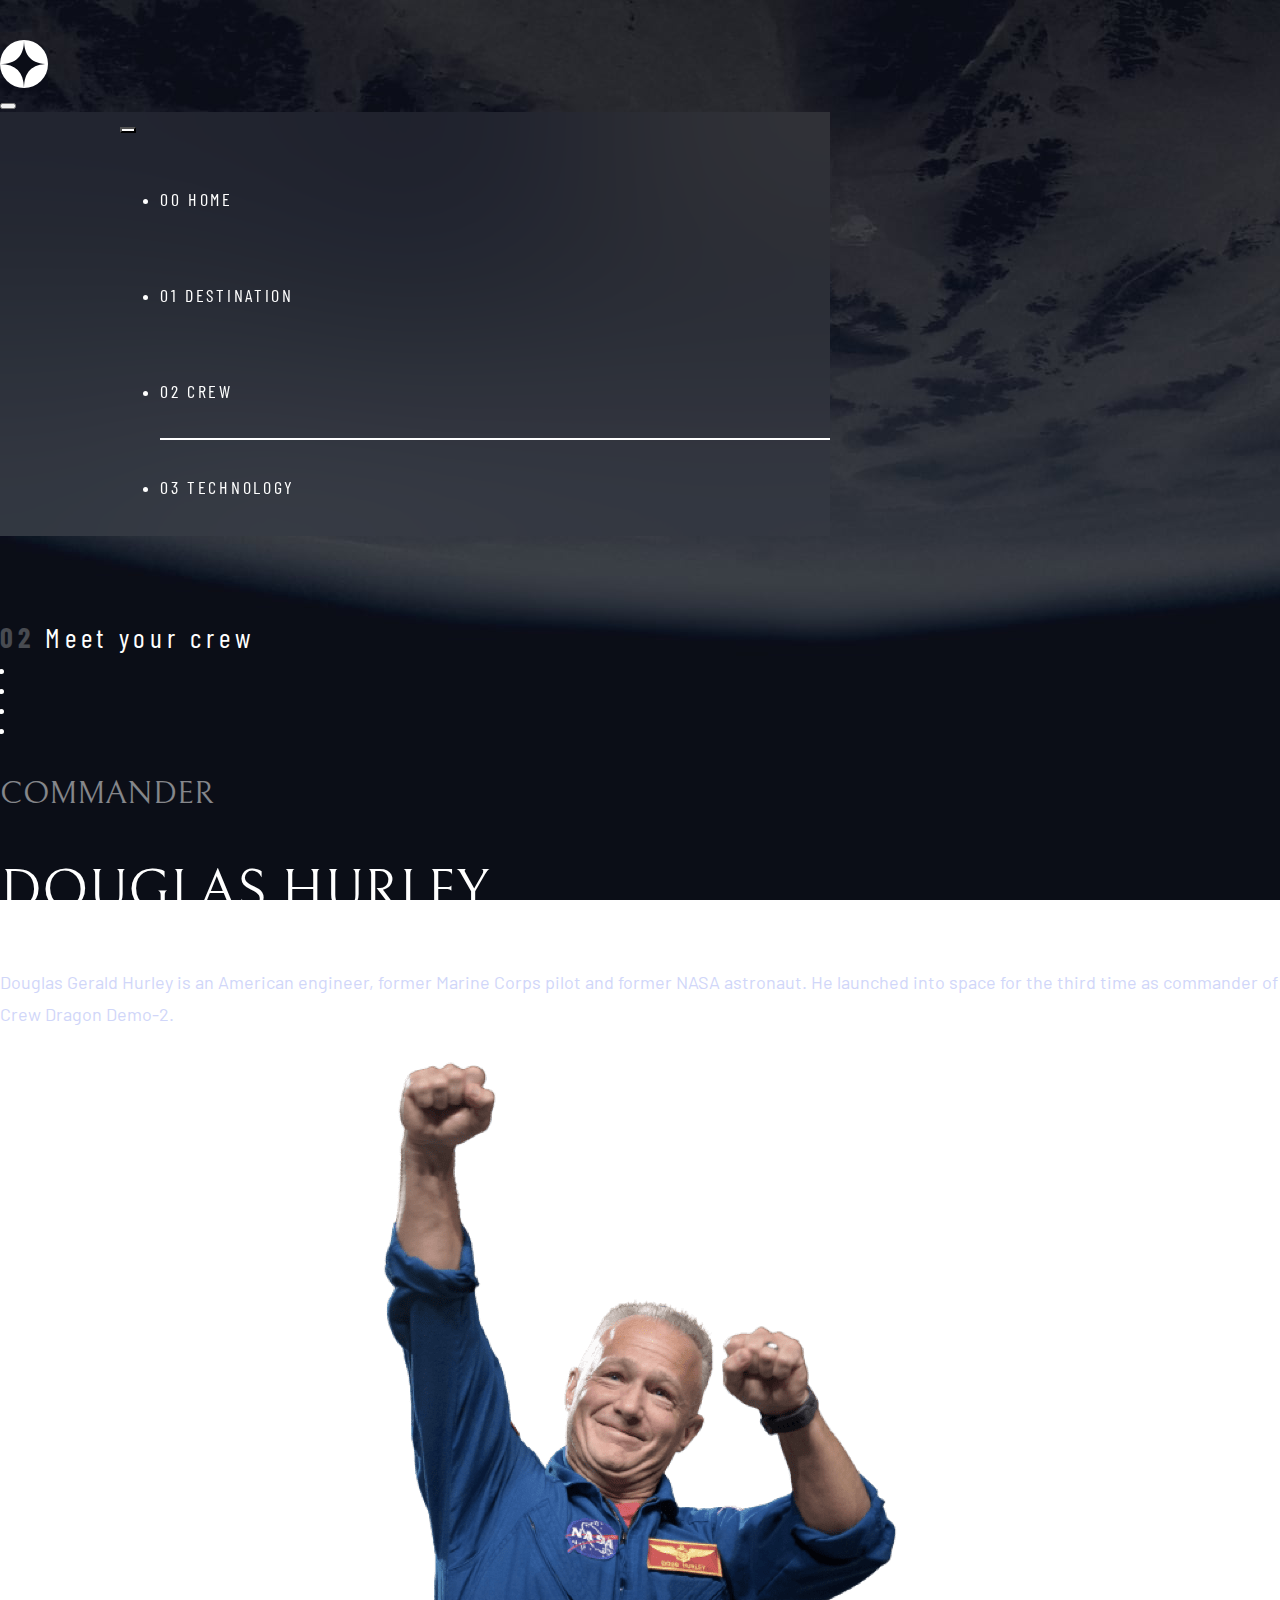
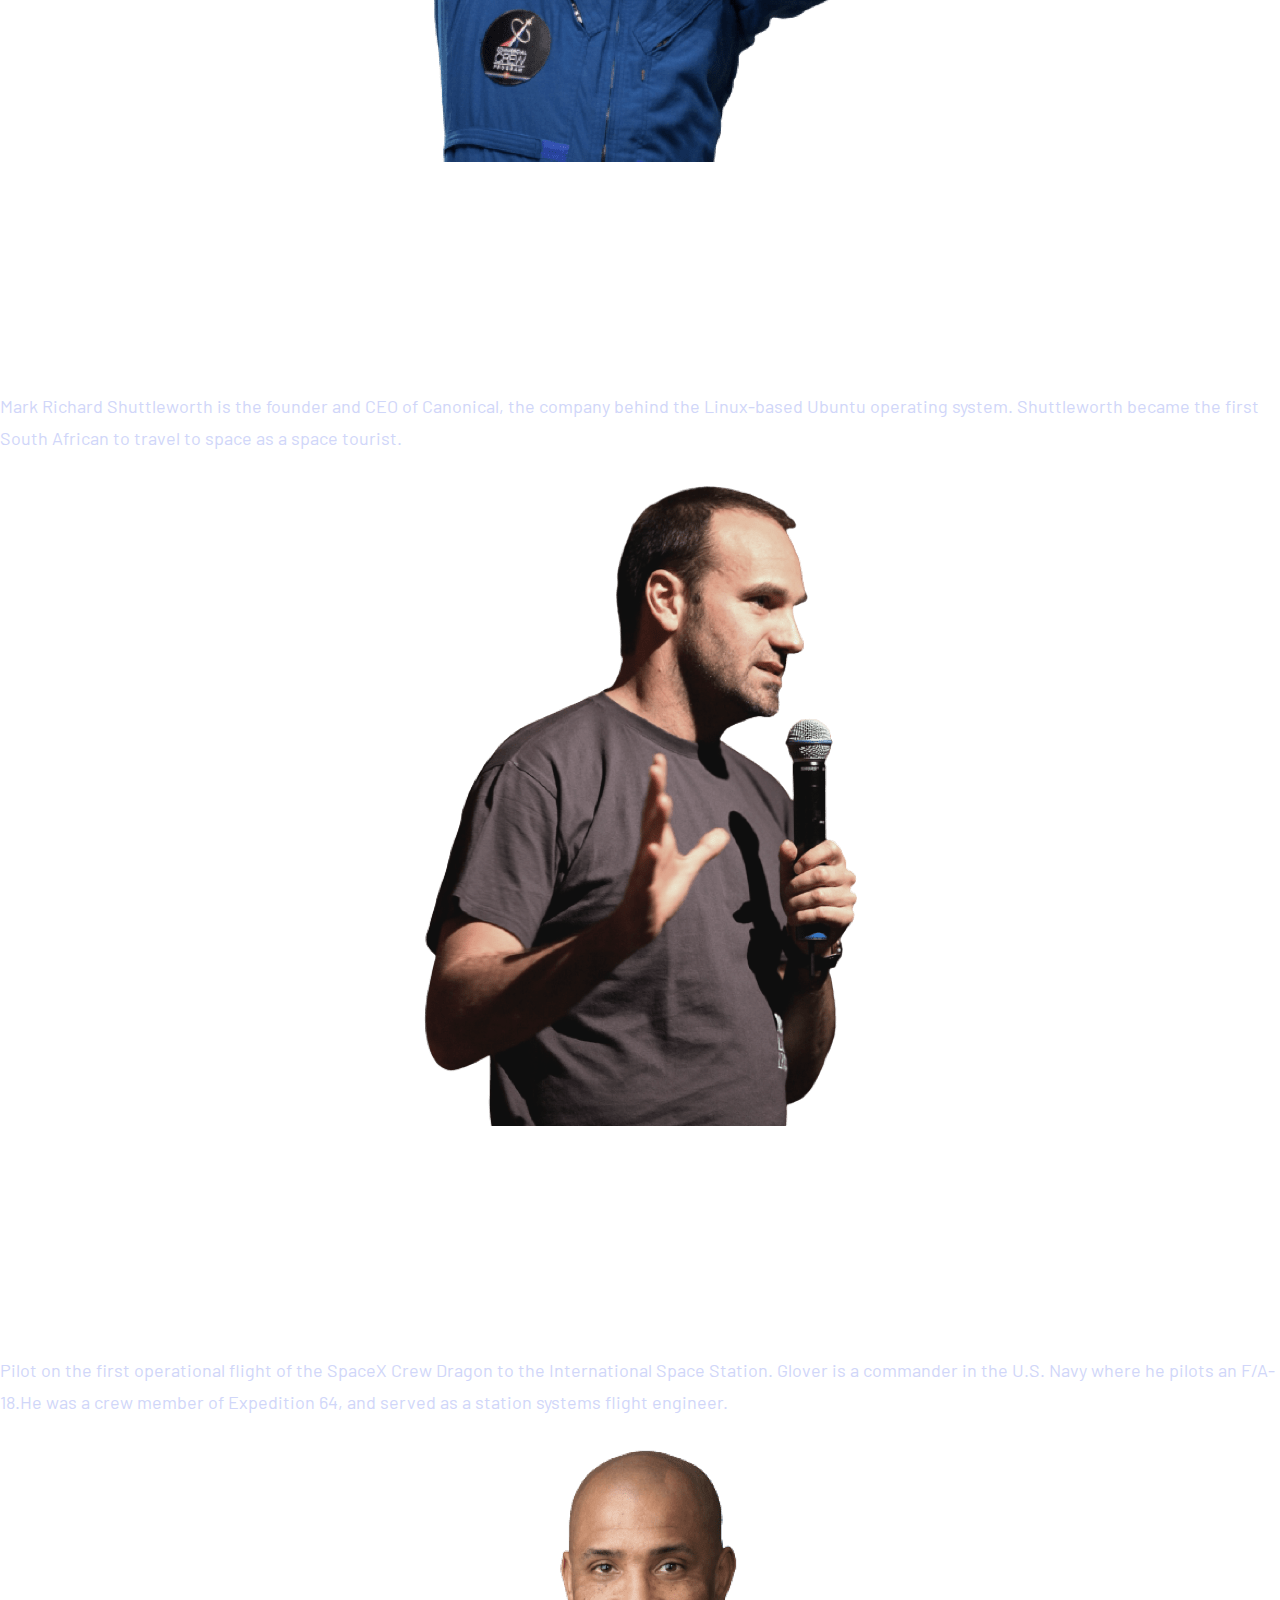
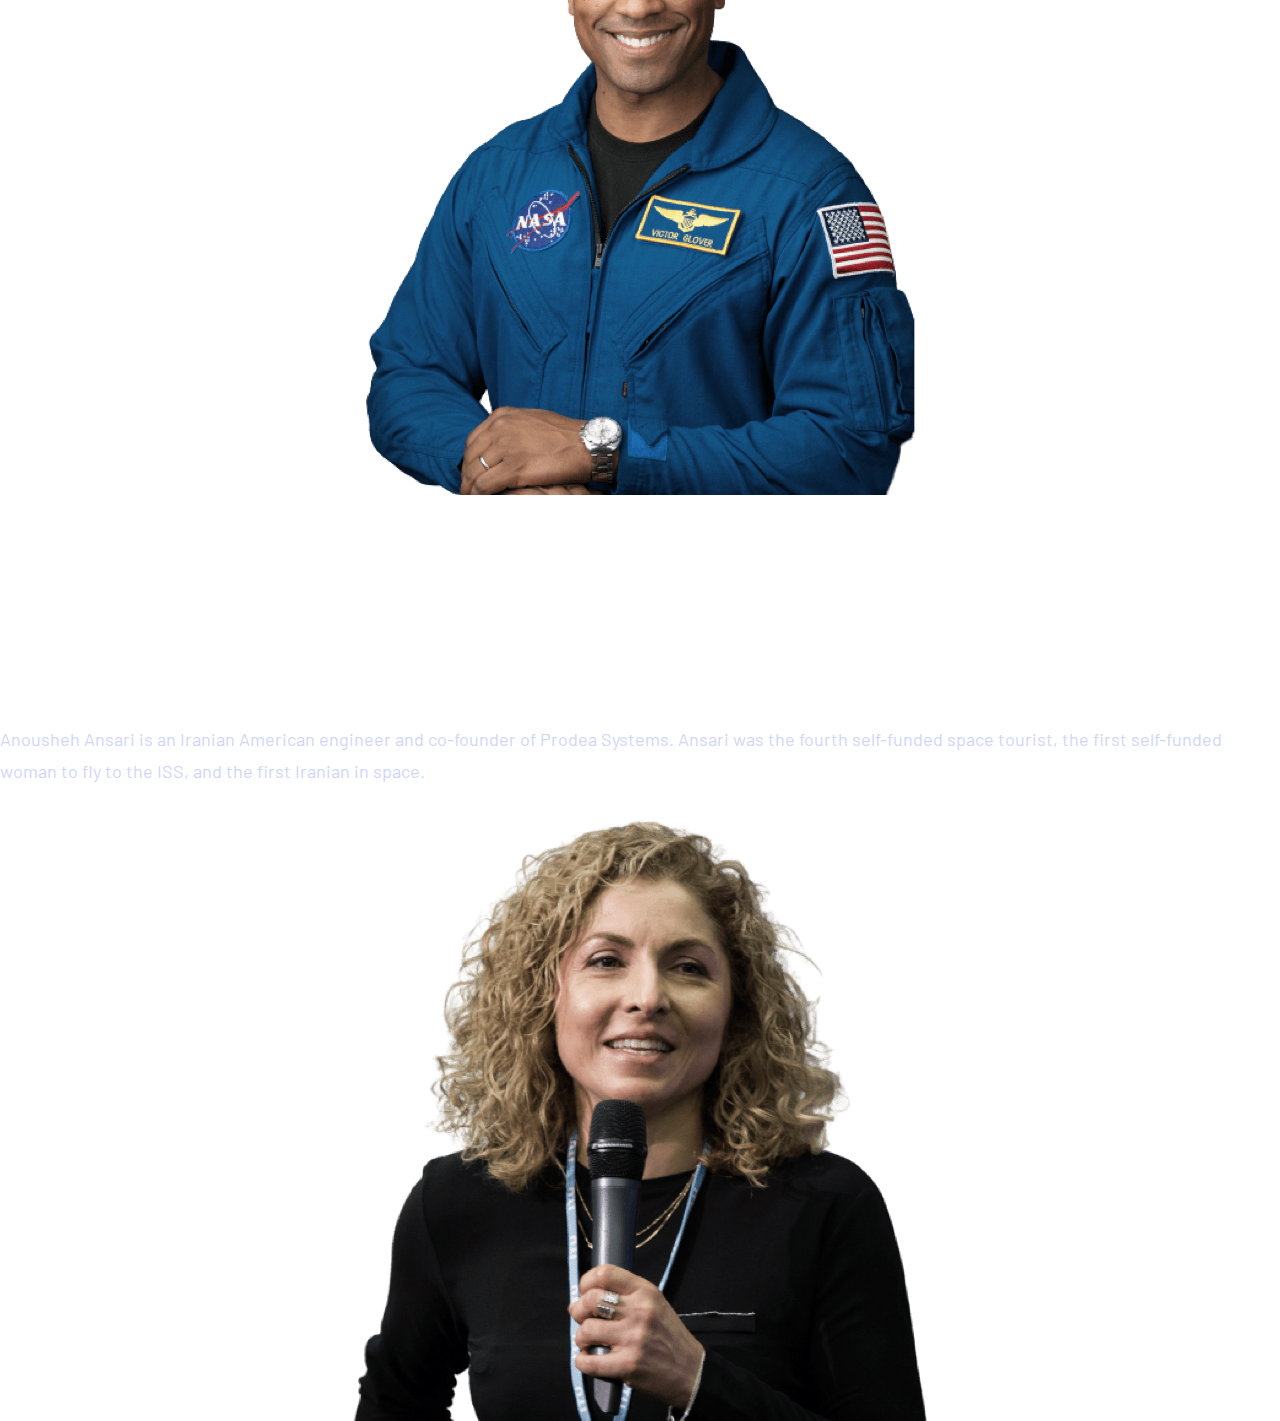
<file: html/crew.html>
<!DOCTYPE html>
<html lang="en">

<head>
  <meta charset="UTF-8">
  <meta http-equiv="X-UA-Compatible" content="IE=edge">
  <meta name="viewport" content="width=device-width, initial-scale=1.0">
  <title>Space Tourism</title>
  <!-- fonts family -->
  <link
    href="https://fonts.googleapis.com/css2?family=Barlow+Condensed:ital,wght@0,100;0,200;0,300;0,400;0,500;0,600;0,700;0,800;0,900;1,100;1,200;1,300;1,400;1,500;1,600;1,700;1,800;1,900&family=Barlow:ital,wght@0,100;0,200;0,300;0,400;0,500;0,600;0,700;0,800;0,900;1,100;1,200;1,300;1,400;1,500;1,600;1,700;1,800;1,900&family=Bellefair&display=swap"
    rel="stylesheet">
  <!-- bootstrap 5.3 cdn -->
  <link href="https://cdn.jsdelivr.net/npm/bootstrap@5.3.0-alpha1/dist/css/bootstrap.min.css" rel="stylesheet"
    integrity="sha384-GLhlTQ8iRABdZLl6O3oVMWSktQOp6b7In1Zl3/Jr59b6EGGoI1aFkw7cmDA6j6gD" crossorigin="anonymous">
  <!-- font awesome 6.2 cdn -->
  <link rel="stylesheet" href="https://cdnjs.cloudflare.com/ajax/libs/font-awesome/6.2.1/css/all.min.css"
    integrity="sha512-MV7K8+y+gLIBoVD59lQIYicR65iaqukzvf/nwasF0nqhPay5w/9lJmVM2hMDcnK1OnMGCdVK+iQrJ7lzPJQd1w=="
    crossorigin="anonymous" referrerpolicy="no-referrer" />
  <link rel="icon" type="image/png" sizes="32x32" href="../assets/favicon-32x32.png">
  <!-- all css -->
  <link rel="stylesheet" href="../css/style.css">
  <!-- crew css -->
  <link rel="stylesheet" href="../css/crew.css">
</head>

<body>

  <!-- header -->
  <header class="">
    <div class="">
      <nav class="navbar navbar-expand-lg navbar-dark">
        <a class="navbar-brand ms-5" href="../index.html"><img class="logo" src="../assets/shared/logo.svg" alt=""></a>
        <button class="navbar-toggler me-5" type="button" data-bs-toggle="offcanvas" data-bs-target="#primary-nav"
          aria-controls="primary-nav">
          <span class="navbar-toggler-icon ms-auto"></span>
        </button>

        <div class="offcanvas offcanvas-end ms-auto" tabindex="-1" id="primary-nav">
          <div class="offcanvas-header">
            <button type="button" class="btn-close ms-auto" data-bs-dismiss="offcanvas" aria-label="Close"></button>
          </div>
          <div class="offcanvas-body">
            <ul class="navbar-nav">
              <li class="nav-item"><a class="nav-link" href="../index.html">00 HOME</a></li>
              <li class="nav-item"><a class="nav-link" href="./destination.html">01 DESTINATION</a></li>
              <li class="nav-item"><a class="nav-link nav-active" href="#">02 CREW</a></li>
              <li class="nav-item"><a class="nav-link" href="./technology.html">03 TECHNOLOGY</a></li>
            </ul>
          </div>
        </div>
      </nav>
    </div>
  </header>

  <!-- main -->
  <main class="crew-pick">
    <div class="container px-5">
      <h2 class="pick"><span class="h2-sub">02</span> Meet your crew</h2>

      <!-- carousel -->
      <div id="crew-carousel" class="carousel slide">
        <ul class="carousel-indicators">
          <li type="button" data-bs-target="#crew-carousel" data-bs-slide-to="0" class="active" aria-current="true"
            aria-label="Slide 1"></li>
          <li type="button" data-bs-target="#crew-carousel" data-bs-slide-to="1" aria-label="Slide 2"></li>
          <li type="button" data-bs-target="#crew-carousel" data-bs-slide-to="2" aria-label="Slide 3"></li>
          <li type="button" data-bs-target="#crew-carousel" data-bs-slide-to="3" aria-label="Slide 4"></li>
        </ul>

        <!-- crew -->
        <div class="carousel-inner">

          <!-- member 1 -->
          <div class="carousel-item active">
            <div class="row row-cols-1 row-cols-lg-2">
              <div class="col crew-body d-flex">
                <h3 class="member-work">Commander</h3>
                <h1 class="member-name">Douglas Hurley</h1>
                <p class="member-description">Douglas Gerald Hurley is an American engineer, former Marine Corps pilot
                  and
                  former NASA astronaut. He launched into space for the third time as commander of Crew Dragon Demo-2.
                </p>
              </div>
              <div class="col crew-image">
                <img class="member-image" src="../assets/crew/image-douglas-hurley.png" alt="">
              </div>
            </div>
          </div>

          <!-- member 2 -->
          <div class="carousel-item">
            <div class="row row-cols-1 row-cols-lg-2">
              <div class="col crew-body d-flex">
                <h3 class="member-work">Mission Specialist</h3>
                <h1 class="member-name">MARK SHUTTLEWORTH</h1>
                <p class="member-description">Mark Richard Shuttleworth is the founder and CEO of Canonical, the company
                  behind the Linux-based Ubuntu operating system. Shuttleworth became the first South African to travel
                  to space as a space tourist.</p>
              </div>
              <div class="col crew-image">
                <img class="member-image" src="../assets/crew/image-mark-shuttleworth.png" alt="">
              </div>
            </div>
          </div>

          <!-- member 3 -->
          <div class="carousel-item">
            <div class="row row-cols-1 row-cols-lg-2">
              <div class="col crew-body d-flex">
                <h3 class="member-work">PILOT</h3>
                <h1 class="member-name">Victor Glover</h1>
                <p class="member-description">Pilot on the first operational flight of the SpaceX Crew Dragon to the
                  International Space Station. Glover is a commander in the U.S. Navy where he pilots an F/A-18.He was a
                  crew member of Expedition 64, and served as a station systems flight engineer.</p>
              </div>
              <div class="col crew-image">
                <img class="member-image" src="../assets/crew/image-victor-glover.png" alt="">
              </div>
            </div>
          </div>

          <!-- member 4 -->
          <div class="carousel-item">
            <div class="row row-cols-1 row-cols-lg-2">
              <div class="col crew-body d-flex">
                <h3 class="member-work">Flight Engineer</h3>
                <h1 class="member-name">Anousheh Ansari</h1>
                <p class="member-description">Anousheh Ansari is an Iranian American engineer and co-founder of Prodea
                  Systems. Ansari was the fourth self-funded space tourist, the first self-funded woman to fly to the
                  ISS, and the first Iranian in space.</p>
              </div>
              <div class="col crew-image">
                <img class="member-image" src="../assets/crew/image-anousheh-ansari.png" alt="">
              </div>
            </div>
          </div>
        </div>
      </div>

    </div>
  </main>
</body>
<!-- bootstrap 5.3 js cdn -->
<script src="https://cdn.jsdelivr.net/npm/bootstrap@5.3.0-alpha1/dist/js/bootstrap.bundle.min.js"
  integrity="sha384-w76AqPfDkMBDXo30jS1Sgez6pr3x5MlQ1ZAGC+nuZB+EYdgRZgiwxhTBTkF7CXvN" crossorigin="anonymous"></script>

</html>
</file>
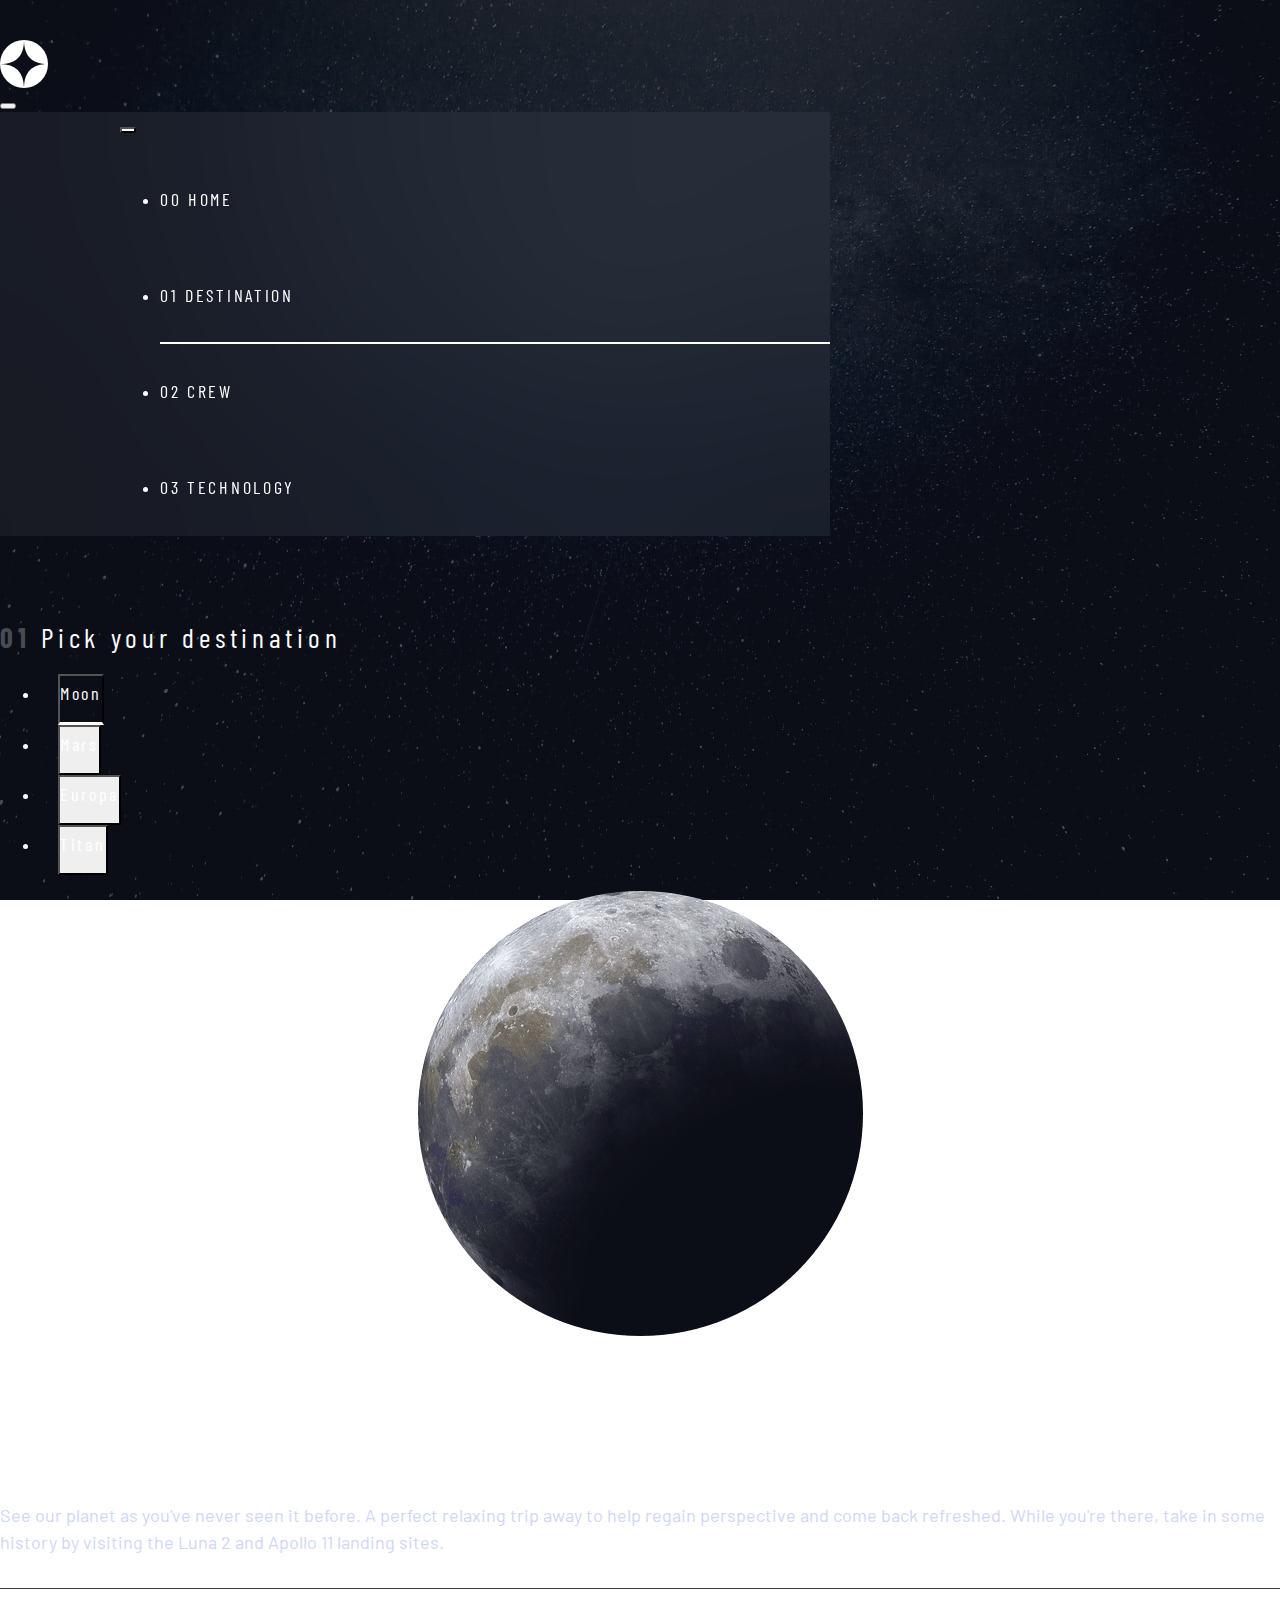
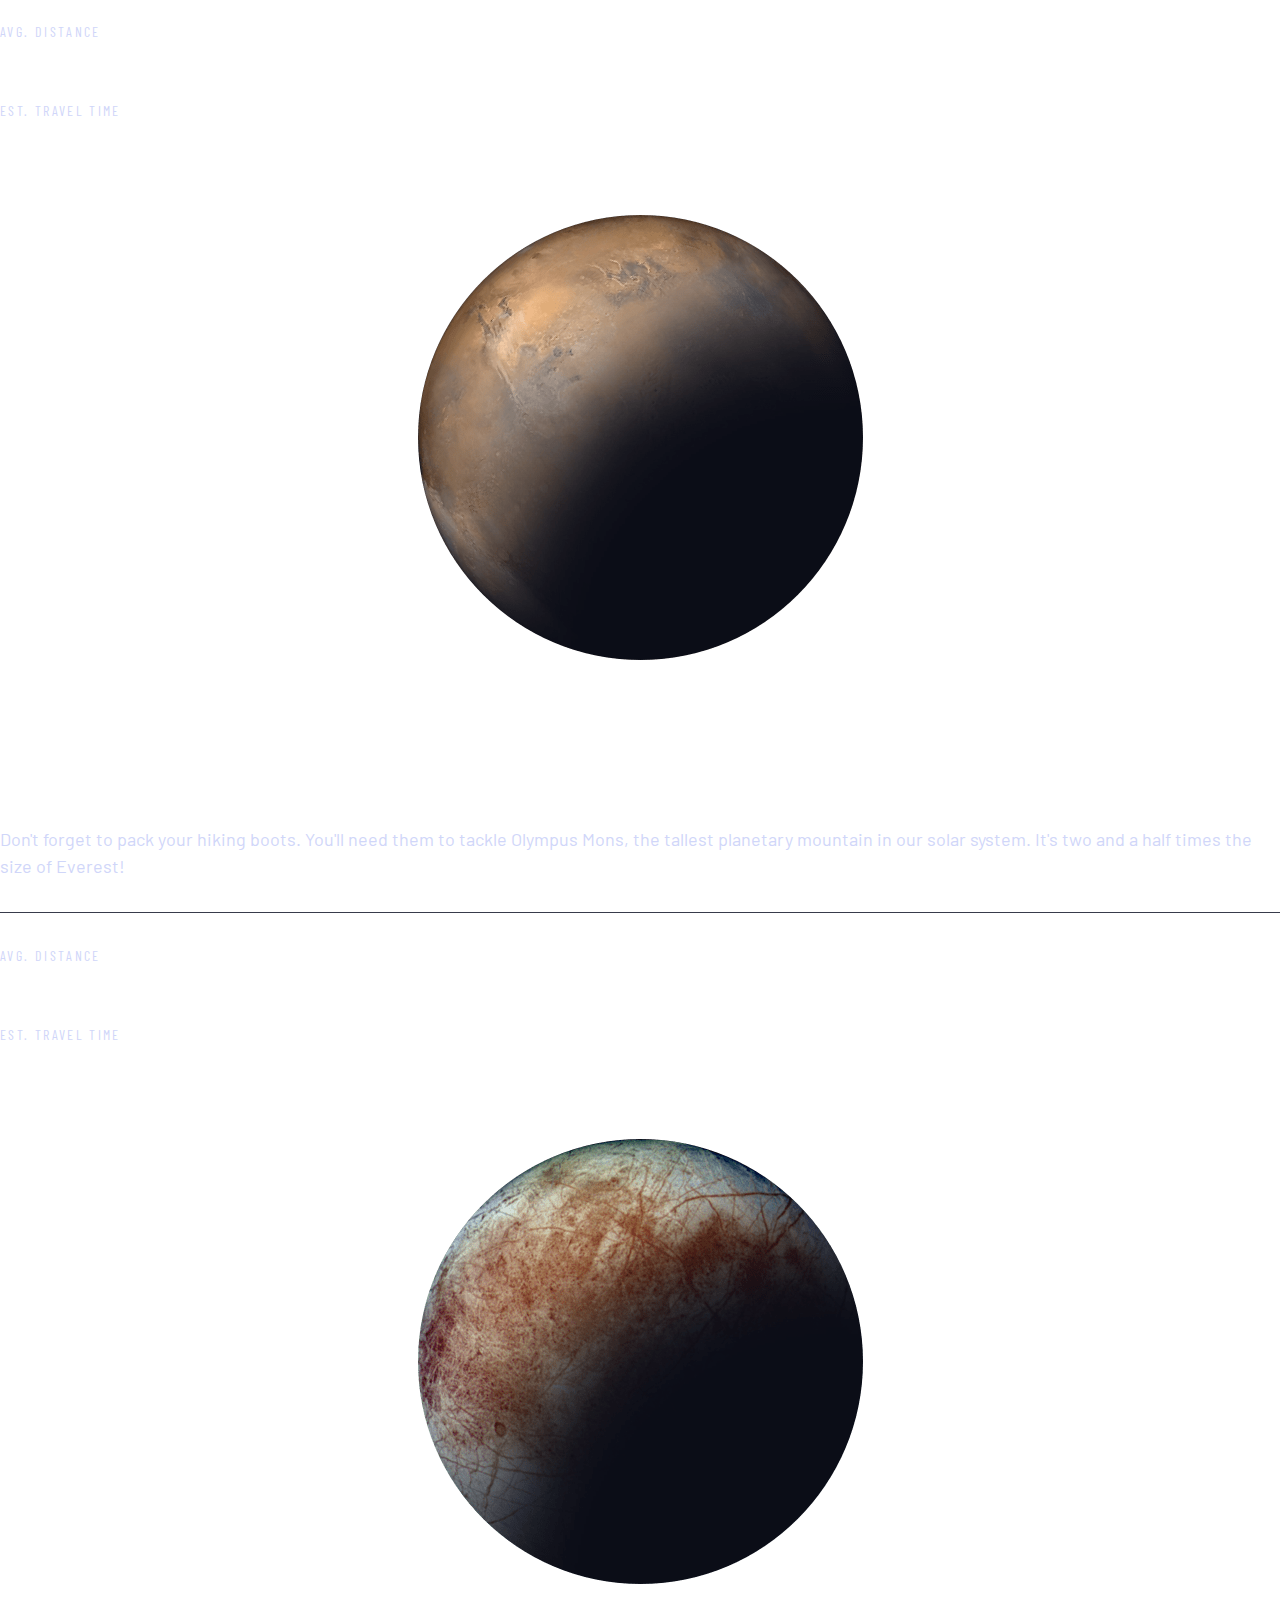
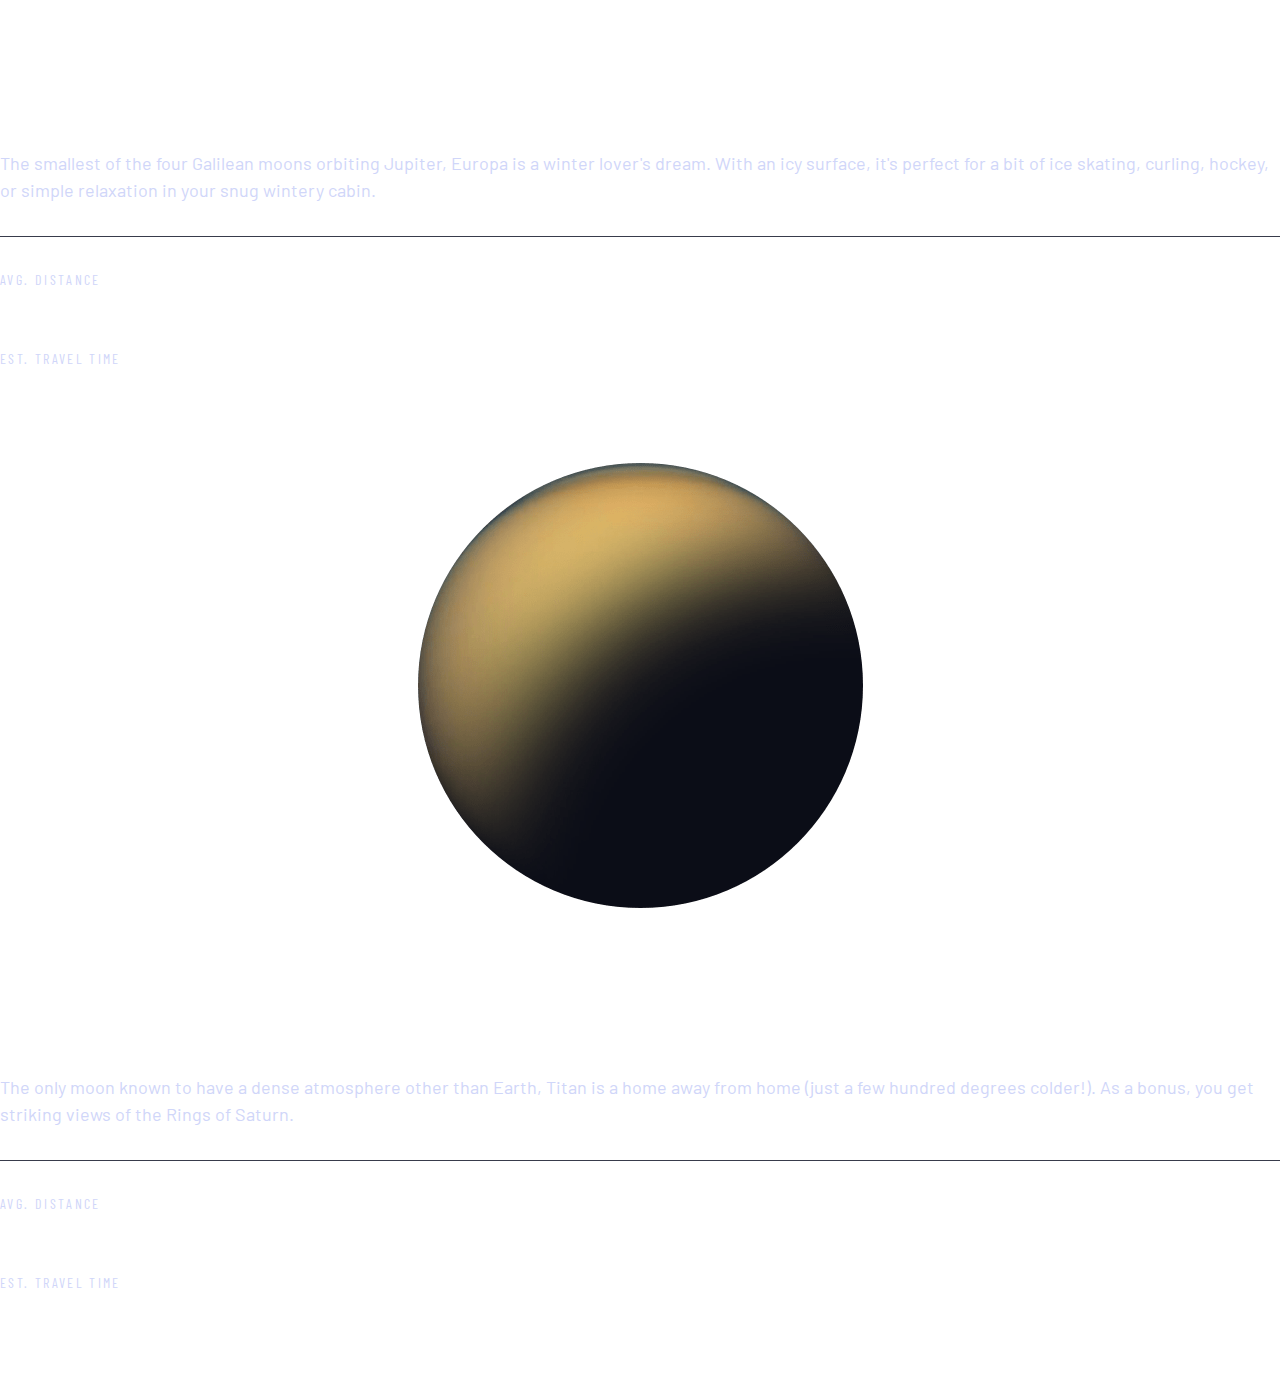
<file: html/destination.html>
<!DOCTYPE html>
<html lang="en">

<head>
  <meta charset="UTF-8">
  <meta http-equiv="X-UA-Compatible" content="IE=edge">
  <meta name="viewport" content="width=device-width, initial-scale=1.0">
  <title>Space Tourism</title>
  <!-- fonts family -->
  <link
    href="https://fonts.googleapis.com/css2?family=Barlow+Condensed:ital,wght@0,100;0,200;0,300;0,400;0,500;0,600;0,700;0,800;0,900;1,100;1,200;1,300;1,400;1,500;1,600;1,700;1,800;1,900&family=Barlow:ital,wght@0,100;0,200;0,300;0,400;0,500;0,600;0,700;0,800;0,900;1,100;1,200;1,300;1,400;1,500;1,600;1,700;1,800;1,900&family=Bellefair&display=swap"
    rel="stylesheet">
  <!-- bootstrap 5.3 cdn -->
  <link href="https://cdn.jsdelivr.net/npm/bootstrap@5.3.0-alpha1/dist/css/bootstrap.min.css" rel="stylesheet"
    integrity="sha384-GLhlTQ8iRABdZLl6O3oVMWSktQOp6b7In1Zl3/Jr59b6EGGoI1aFkw7cmDA6j6gD" crossorigin="anonymous">
  <!-- font awesome 6.2 cdn -->
  <link rel="stylesheet" href="https://cdnjs.cloudflare.com/ajax/libs/font-awesome/6.2.1/css/all.min.css"
    integrity="sha512-MV7K8+y+gLIBoVD59lQIYicR65iaqukzvf/nwasF0nqhPay5w/9lJmVM2hMDcnK1OnMGCdVK+iQrJ7lzPJQd1w=="
    crossorigin="anonymous" referrerpolicy="no-referrer" />
  <link rel="icon" type="image/png" sizes="32x32" href="../assets/favicon-32x32.png">
  <!-- all css -->
  <link rel="stylesheet" href="../css/style.css">
  <!-- destination css -->
  <link rel="stylesheet" href="../css/destination.css">
</head>

<body>
  <!-- header -->
  <header class="">
    <div class="">
      <nav class="navbar navbar-expand-lg navbar-dark">
        <a class="navbar-brand ms-5" href="../index.html"><img class="logo" src="../assets/shared/logo.svg" alt=""></a>
        <button class="navbar-toggler me-5" type="button" data-bs-toggle="offcanvas" data-bs-target="#primary-nav"
          aria-controls="primary-nav">
          <span class="navbar-toggler-icon ms-auto"></span>
        </button>

        <div class="offcanvas offcanvas-end ms-auto" tabindex="-1" id="primary-nav">
          <div class="offcanvas-header">
            <button type="button" class="btn-close ms-auto" data-bs-dismiss="offcanvas" aria-label="Close"></button>
          </div>
          <div class="offcanvas-body">
            <ul class="navbar-nav">
              <li class="nav-item"><a class="nav-link" href="../index.html">00 HOME</a></li>
              <li class="nav-item"><a class="nav-link nav-active" href="">01 DESTINATION</a></li>
              <li class="nav-item"><a class="nav-link" href="./crew.html">02 CREW</a></li>
              <li class="nav-item"><a class="nav-link" href="./technology.html">03 TECHNOLOGY</a></li>
            </ul>
          </div>
        </div>
      </nav>
    </div>
  </header>
  <!-- main -->
  <main class="star-pick">
    <div class="container px-5">
      <h2 class="pick"><span class="h2-sub">01</span> Pick your destination</h2>
      <article>
        <!-- pick tab -->
        <ul class="nav nav-pills mt-5 justify-content-center" id="pills-tab" role="tablist">
          <li class="nav-item" role="presentation">
            <button class="nav-link nav-active active" id="pills-moon-tab" data-bs-toggle="pill"
              data-bs-target="#pills-moon" type="button" role="tab" aria-controls="pills-moon"
              aria-selected="true">Moon</button>
          </li>
          <li class="nav-item" role="presentation">
            <button class="nav-link" id="pills-mars-tab" data-bs-toggle="pill" data-bs-target="#pills-mars"
              type="button" role="tab" aria-controls="pills-mars" aria-selected="false">Mars</button>
          </li>
          <li class="nav-item" role="presentation">
            <button class="nav-link" id="pills-europa-tab" data-bs-toggle="pill" data-bs-target="#pills-europa"
              type="button" role="tab" aria-controls="pills-europa" aria-selected="false">Europa</button>
          </li>
          <li class="nav-item" role="presentation">
            <button class="nav-link" id="pills-titian-tab" data-bs-toggle="pill" data-bs-target="#pills-titan"
              type="button" role="tab" aria-controls="pills-titan" aria-selected="false">Titan</button>
          </li>
        </ul>
        <div class="tab-content" id="pills-tabContent">

          <!-- moon -->
          <div class="tab-pane fade show active" id="pills-moon" role="tabpanel" aria-labelledby="pills-moon-tab"
            tabindex="0">
            <div class="row row-cols-1 row-cols-lg-2">
              <div class="col mt-5">
                <img class="star-img" src="../assets/destination/image-moon.png" alt="">
              </div>
              <div class="col mt-5">
                <h1 class="star-title">MOON</h1>
                <p class="star-description">See our planet as you've never seen it before. A perfect relaxing trip away
                  to help regain perspective and come back refreshed. While you're there, take in some history by
                  visiting the Luna 2 and Apollo 11 landing sites.</p>
                <div class="row row-cols-2 star-sub">
                  <div class="col">
                    <h5 class="sub-title">AVG. DISTANCE</h5>
                    <h6 class="sub-description">384,400 km</h6>
                  </div>
                  <div class="col">
                    <h5 class="sub-title">Est. travel time</h5>
                    <h6 class="sub-description">3 days</h6>
                  </div>
                </div>
              </div>
            </div>
          </div>

          <!-- mars -->
          <div class="tab-pane fade" id="pills-mars" role="tabpanel" aria-labelledby="pills-mars-tab" tabindex="0">
            <div class="row row-cols-1 row-cols-lg-2">
              <div class="col mt-5">
                <img class="star-img" src="../assets/destination/image-mars.png" alt="">
              </div>
              <div class="col mt-5">
                <h1 class="star-title">MARS</h1>
                <p class="star-description">Don't forget to pack your hiking boots. You'll need them to tackle Olympus
                  Mons, the tallest planetary mountain in our solar system. It's two and a half times the size of
                  Everest!</p>
                <div class="row row-cols-2 star-sub">
                  <div class="col">
                    <h5 class="sub-title">AVG. DISTANCE</h5>
                    <h6 class="sub-description">225 MIL. KM</h6>
                  </div>
                  <div class="col">
                    <h5 class="sub-title">Est. travel time</h5>
                    <h6 class="sub-description">9 MONTHS</h6>
                  </div>
                </div>
              </div>
            </div>
          </div>

          <!-- europa -->
          <div class="tab-pane fade" id="pills-europa" role="tabpanel" aria-labelledby="pills-europa-tab" tabindex="0">
            <div class="row row-cols-1 row-cols-lg-2">
              <div class="col mt-5">
                <img class="star-img" src="../assets/destination/image-europa.png" alt="">
              </div>
              <div class="col mt-5">
                <h1 class="star-title">EUROPA</h1>
                <p class="star-description">The smallest of the four Galilean moons orbiting Jupiter, Europa is a winter
                  lover's dream. With an icy surface, it's perfect for a bit of ice skating, curling, hockey, or simple
                  relaxation in your snug wintery cabin.</p>
                <div class="row row-cols-2 star-sub">
                  <div class="col">
                    <h5 class="sub-title">AVG. DISTANCE</h5>
                    <h6 class="sub-description">628 MIL. KM</h6>
                  </div>
                  <div class="col">
                    <h5 class="sub-title">Est. travel time</h5>
                    <h6 class="sub-description">3 YEARS</h6>
                  </div>
                </div>
              </div>
            </div>
          </div>

          <!-- titan -->
          <div class="tab-pane fade" id="pills-titan" role="tabpanel" aria-labelledby="pills-titan-tab" tabindex="0">
            <div class="row row-cols-1 row-cols-lg-2">
              <div class="col mt-5">
                <img class="star-img" src="../assets/destination/image-titan.png" alt="">
              </div>
              <div class="col mt-5">
                <h1 class="star-title">TITAN</h1>
                <p class="star-description">The only moon known to have a dense atmosphere other than Earth, Titan is a
                  home away from home (just a few hundred degrees colder!). As a bonus, you get striking views of the
                  Rings of Saturn.</p>
                <div class="row row-cols-2 star-sub">
                  <div class="col">
                    <h5 class="sub-title">AVG. DISTANCE</h5>
                    <h6 class="sub-description">1.6 BIL. KM</h6>
                  </div>
                  <div class="col">
                    <h5 class="sub-title">Est. travel time</h5>
                    <h6 class="sub-description">7 YEARS</h6>
                  </div>
                </div>
              </div>
            </div>
          </div>
        </div>
      </article>
    </div>
  </main>
</body>
<!-- bootstrap 5.3 js cdn -->
<script src="https://cdn.jsdelivr.net/npm/bootstrap@5.3.0-alpha1/dist/js/bootstrap.bundle.min.js"
  integrity="sha384-w76AqPfDkMBDXo30jS1Sgez6pr3x5MlQ1ZAGC+nuZB+EYdgRZgiwxhTBTkF7CXvN" crossorigin="anonymous"></script>

</html>
</file>
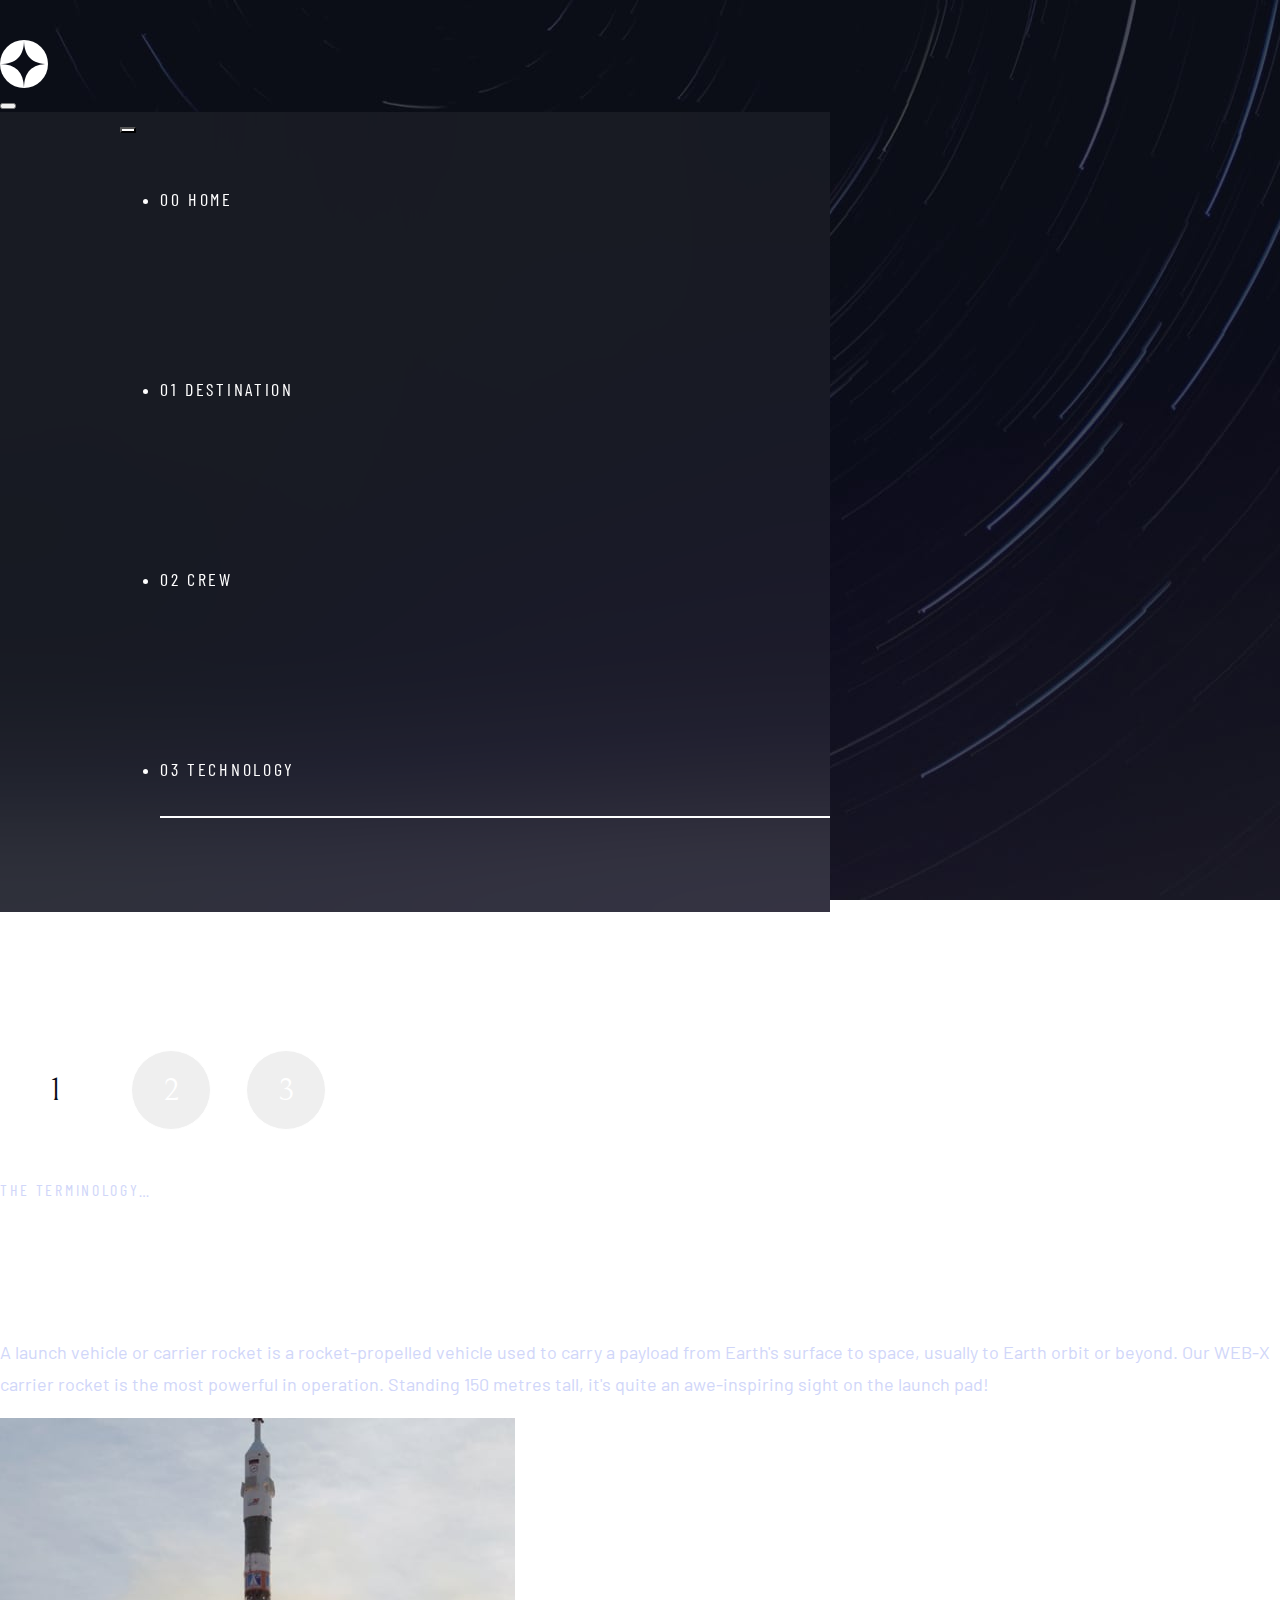
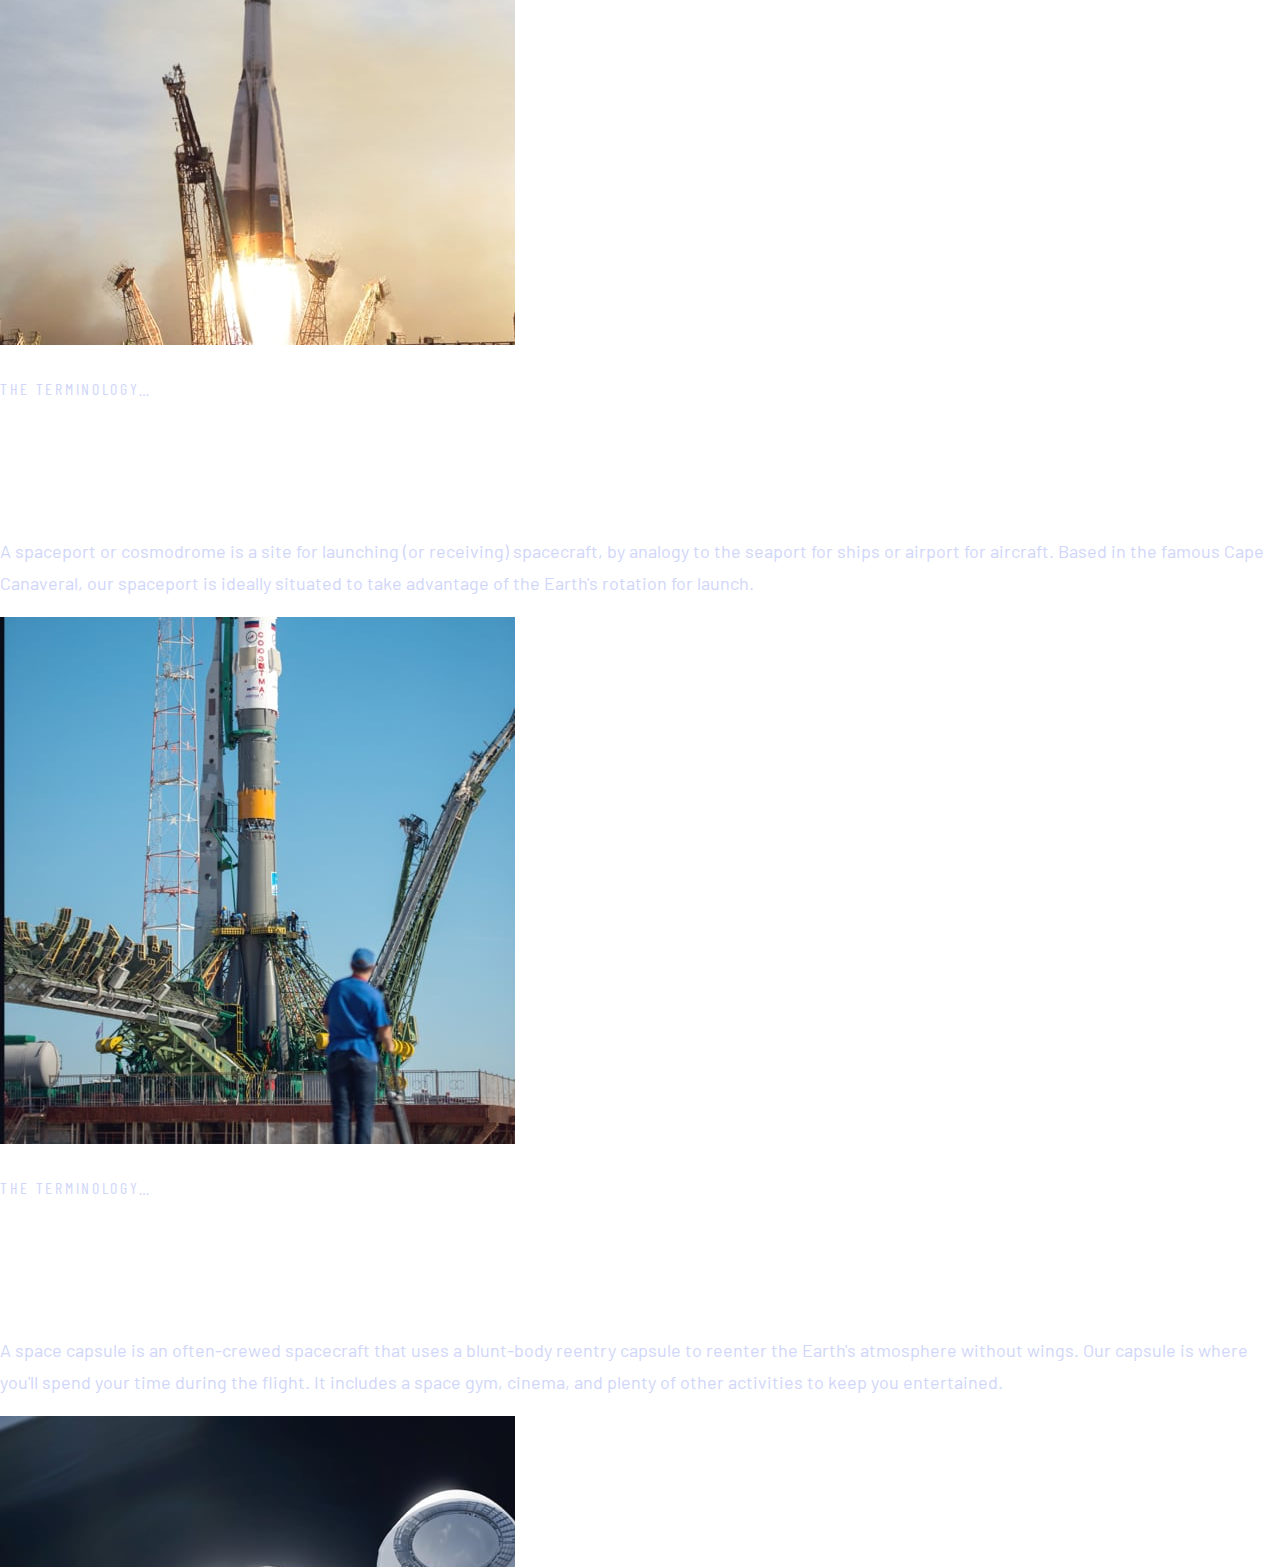
<file: html/technology.html>
<!DOCTYPE html>
<html lang="en">

<head>
  <meta charset="UTF-8">
  <meta http-equiv="X-UA-Compatible" content="IE=edge">
  <meta name="viewport" content="width=device-width, initial-scale=1.0">
  <title>Space Tourism</title>
  <!-- fonts family -->
  <link
    href="https://fonts.googleapis.com/css2?family=Barlow+Condensed:ital,wght@0,100;0,200;0,300;0,400;0,500;0,600;0,700;0,800;0,900;1,100;1,200;1,300;1,400;1,500;1,600;1,700;1,800;1,900&family=Barlow:ital,wght@0,100;0,200;0,300;0,400;0,500;0,600;0,700;0,800;0,900;1,100;1,200;1,300;1,400;1,500;1,600;1,700;1,800;1,900&family=Bellefair&display=swap"
    rel="stylesheet">
  <!-- bootstrap 5.3 cdn -->
  <link href="https://cdn.jsdelivr.net/npm/bootstrap@5.3.0-alpha1/dist/css/bootstrap.min.css" rel="stylesheet"
    integrity="sha384-GLhlTQ8iRABdZLl6O3oVMWSktQOp6b7In1Zl3/Jr59b6EGGoI1aFkw7cmDA6j6gD" crossorigin="anonymous">
  <!-- font awesome 6.2 cdn -->
  <link rel="stylesheet" href="https://cdnjs.cloudflare.com/ajax/libs/font-awesome/6.2.1/css/all.min.css"
    integrity="sha512-MV7K8+y+gLIBoVD59lQIYicR65iaqukzvf/nwasF0nqhPay5w/9lJmVM2hMDcnK1OnMGCdVK+iQrJ7lzPJQd1w=="
    crossorigin="anonymous" referrerpolicy="no-referrer" />
  <link rel="icon" type="image/png" sizes="32x32" href="../assets/favicon-32x32.png">
  <!-- all css -->
  <link rel="stylesheet" href="../css/style.css">
  <!-- technology css -->
  <link rel="stylesheet" href="../css/technology.css">
</head>

<body>

  <!-- header -->
  <header class="">
    <div class="">
      <nav class="navbar navbar-expand-lg navbar-dark">
        <a class="navbar-brand ms-5" href="../index.html"><img class="logo" src="../assets/shared/logo.svg" alt=""></a>
        <button class="navbar-toggler me-5" type="button" data-bs-toggle="offcanvas" data-bs-target="#primary-nav"
          aria-controls="primary-nav">
          <span class="navbar-toggler-icon ms-auto"></span>
        </button>

        <div class="offcanvas offcanvas-end ms-auto" tabindex="-1" id="primary-nav">
          <div class="offcanvas-header">
            <button type="button" class="btn-close ms-auto" data-bs-dismiss="offcanvas" aria-label="Close"></button>
          </div>
          <div class="offcanvas-body">
            <ul class="navbar-nav">
              <li class="nav-item"><a class="nav-link" href="../index.html">00 HOME</a></li>
              <li class="nav-item"><a class="nav-link" href="./destination.html">01 DESTINATION</a></li>
              <li class="nav-item"><a class="nav-link" href="./crew.html">02 CREW</a></li>
              <li class="nav-item"><a class="nav-link nav-active" href="#">03 TECHNOLOGY</a></li>
            </ul>
          </div>
        </div>
      </nav>
    </div>
  </header>

  <!-- main -->
  <main class="technology-pick">
    <div class="container px-5">
      <h2 class="pick"><span class="h2-sub">03</span> SPACE LAUNCH 101</h2>

      <div class="nav-main d-flex align-items-start">
        <div class="nav nav-pills my-auto" id="v-pills-tab" role="tablist" aria-orientation="vertical">
          <button class="nav-link active" id="v-pills-one-tab" data-bs-toggle="pill" data-bs-target="#v-pills-one"
            type="button" role="tab" aria-controls="v-pills-one" aria-selected="true">1</button>
          <button class="nav-link" id="v-pills-two-tab" data-bs-toggle="pill" data-bs-target="#v-pills-two"
            type="button" role="tab" aria-controls="v-pills-two" aria-selected="false">2</button>
          <button class="nav-link" id="v-pills-three-tab" data-bs-toggle="pill" data-bs-target="#v-pills-three"
            type="button" role="tab" aria-controls="v-pills-three" aria-selected="false">3</button>
        </div>
        <div class="tab-content" id="v-pills-tabContent">

          <!-- number one -->
          <div class="tab-pane fade show active" id="v-pills-one" role="tabpanel" aria-labelledby="v-pills-one-tab"
            tabindex="0">
            <div class="row row-cols-1 row-cols-lg-2">
              <div class="col space-left">
                <h3 class="space-sub">THE TERMINOLOGY…</h3>
                <h1 class="space-title">LAUNCH VEHICLE</h1>
                <p class="space-description">A launch vehicle or carrier rocket is a rocket-propelled vehicle used to
                  carry a payload from Earth's surface to space, usually to Earth orbit or beyond. Our WEB-X carrier
                  rocket is the most powerful in operation. Standing 150 metres tall, it's quite an awe-inspiring sight
                  on the launch pad!</p>
              </div>
              <div class="col space-right">
                <img class="desktop-img" src="../assets/technology/image-launch-vehicle-portrait.jpg" alt="">
                <img class="mobile-img" src="../assets/technology/image-launch-vehicle-landscape.jpg" alt="">
              </div>
            </div>
          </div>

          <!-- number two -->
          <div class="tab-pane fade" id="v-pills-two" role="tabpanel" aria-labelledby="v-pills-two-tab" tabindex="0">
            <div class="row row-cols-1 row-cols-lg-2">
              <div class="col space-left">
                <h3 class="space-sub">THE TERMINOLOGY…</h3>
                <h1 class="space-title">SPACEPORT</h1>
                <p class="space-description">A spaceport or cosmodrome is a site for launching (or receiving)
                  spacecraft, by analogy to the seaport for ships or airport for aircraft. Based in the famous Cape
                  Canaveral, our spaceport is ideally situated to take advantage of the Earth's rotation for launch.</p>
              </div>
              <div class="col space-right">
                <img class="desktop-img" src="../assets/technology/image-spaceport-portrait.jpg" alt="">
                <img class="mobile-img" src="../assets/technology/image-spaceport-landscape.jpg" alt="">
              </div>
            </div>
          </div>

          <!-- number three -->
          <div class="tab-pane fade" id="v-pills-three" role="tabpanel" aria-labelledby="v-pills-three-tab"
            tabindex="0">
            <div class="row row-cols-1 row-cols-lg-2">
              <div class="col space-left">
                <h3 class="space-sub">THE TERMINOLOGY…</h3>
                <h1 class="space-title">SPACE CAPSULE</h1>
                <p class="space-description">A space capsule is an often-crewed spacecraft that uses a blunt-body
                  reentry capsule to reenter the Earth's atmosphere without wings. Our capsule is where you'll spend
                  your time during the flight. It includes a space gym, cinema, and plenty of other activities to keep
                  you entertained.</p>
              </div>
              <div class="col space-right">
                <img class="desktop-img" src="../assets/technology/image-space-capsule-portrait.jpg" alt="">
                <img class="mobile-img" src="../assets/technology/image-space-capsule-landscape.jpg" alt="">
              </div>
            </div>
          </div>
        </div>
      </div>

    </div>
  </main>
</body>
<!-- bootstrap 5.3 js cdn -->
<script src="https://cdn.jsdelivr.net/npm/bootstrap@5.3.0-alpha1/dist/js/bootstrap.bundle.min.js"
  integrity="sha384-w76AqPfDkMBDXo30jS1Sgez6pr3x5MlQ1ZAGC+nuZB+EYdgRZgiwxhTBTkF7CXvN" crossorigin="anonymous"></script>

</html>
</file>
<file: css/style.css>
/* font-family: 'Barlow', sans-serif;
font-family: 'Barlow Condensed', sans-serif;
font-family: 'Bellefair', serif; */
*,
*::after,
*::before{
    box-sizing: border-box;
}
body,
h1,
h2,
h3,
h4,
h5,
h6,
figure,
picture{
    margin: 0;
    padding: 0;
}
html{
    font-size: 1rem;
}
a{
    text-decoration: none;
}
a:hover{
    color: #fff;
}
/* set up body */
body{
    line-height: 1.5;
    min-height: 100vh;
    font-family: 'Barlow', sans-serif;
}
/* set up image */
img,
picture{
    max-width: 100%;
    display: block;
    object-fit: cover;
}
/* body background */
body{
    color: #fff;
}
main{
    padding-top: 5%;
}
.navbar{
    margin-top: 40px;
}
.offcanvas {
    background: rgba(255,255,255,.05);
    backdrop-filter: blur(100px);
    max-width: 830px;
    width: 100%;
    padding-left: 7.5rem;
}
header .nav-link{
    color: #fff;
    font-size: 1.125rem;
    text-transform: uppercase;
    font-family: 'Barlow Condensed', sans-serif;
    font-weight: 400;
    letter-spacing: 2.7px;
    line-height: 94px;
    padding: 0;
    transition: .5s;
}
header .nav-link::after{
    transition: all ease-in-out .2s;
    background: none repeat scroll 0 0 #ffffff;
    content: "";
    display: block;
    height: 2px;
    width: 0;
}
header .nav-link:hover{
    color: #fff;
}
header .nav-active::after{
    background: #ffffff;
    content: "";
    display: block;
    height: 2px;
    width: 100%;
}
header .nav-link:hover::after{
    width: 100%;
}
.btn-close{
    background-color: #fff;
}
/* pick */
h2{
    font-family: 'Barlow Condensed', sans-serif;
    font-size: 1.75rem;
    font-weight: 400;
    letter-spacing: 4.72px;
    color: #fff;
}
.h2-sub{
    font-weight: bold;
    opacity: 0.25;
}
</file>
<file: css/home.css>
/* font-family: 'Barlow', sans-serif;
font-family: 'Barlow Condensed', sans-serif;
font-family: 'Bellefair', serif; */
body {
  background: url(../assets/home/background-home-mobile.jpg) no-repeat center
    center fixed;
  background-size: cover;
}
@media (min-width: 768px) {
  body {
    background: url(../assets/home/background-home-tablet.jpg) no-repeat center
      center fixed;
    background-size: cover;
  }
}
@media (min-width: 992px) {
  body {
    background: url(../assets/home/background-home-desktop.jpg) no-repeat center
      center fixed;
    background-size: cover;
  }
}
/* header nav */
/* header nav */
#header ul li:first-child a::after {
  background: #ffffff;
  content: "";
  display: block;
  height: 2px;
  width: 100%;
}
/* main */
.left {
  max-width: 450px;
  margin: auto;
}
.title-sub {
  font-size: 1.75rem;
  font-family: "Barlow Condensed", sans-serif;
  color: #d0d6f9;
  letter-spacing: 4.72px;
  font-weight: bold;
}
.title {
  font-size: 9.375rem;
  font-family: "Bellefair", serif;
  color: #fff;
  font-weight: 400;
  margin-top: 1.5rem;
}
.title-des {
  font-size: 1.125rem;
  font-family: "Barlow", sans-serif;
  color: #fff;
  font-weight: 400;
  line-height: 32px;
  margin-top: 1.5rem;
}
.right {
  justify-content: space-around;
  align-items: center;
}
.btn-cricle {
  width: 274px;
  height: 274px;
  line-height: 274px;
  background-color: #fff;
  position: relative;
  z-index: 1;
  display: inline-block;
  font-size: 2rem;
  color: #0b0d17;
  font-family: "Bellefair", serif;
  font-weight: 400;
  letter-spacing: 2px;
  text-align: center;
  z-index: 1;
}
.btn-cricle::after {
  content: "";
  position: absolute;
  width: 100%;
  height: 100%;
  background-color: #fff;
  top: 0;
  left: 0;
  z-index: -1;
  opacity: 0.5;
  border-radius: 50%;
}
.btn-cricle:hover {
  color: #000;
}
.btn-cricle:hover::after {
  transform: scale(1.5);
}
@media (max-width: 991px) {
  .right {
    margin: 9.75rem 0;
  }
}
</file>
<file: css/crew.css>
body {
  background: url(../assets/crew/background-crew-mobile.jpg) no-repeat center
    center fixed;
  background-size: cover;
}
@media (min-width: 768px) {
  body {
    background: url(../assets/crew/background-crew-tablet.jpg) no-repeat center
      center fixed;
    background-size: cover;
  }
}
@media (min-width: 992px) {
  body {
    background: url(../assets/crew/background-crew-desktop.jpg) no-repeat center
      center fixed;
    background-size: cover;
  }
}
/* header nav */
#header ul li:nth-child(3) a::after {
  background: #ffffff;
  content: "";
  display: block;
  height: 2px;
  width: 100%;
}
/* main */
.crew-body {
  flex-direction: column;
  justify-content: center;
  text-align: center;
}

.member-name,
.member-work {
  font-family: "Bellefair", serif;
  font-weight: 400;
  text-transform: uppercase;
}
.member-name {
  font-size: 3.5rem;
  margin-top: 2rem;
}
.member-work {
  font-size: 2rem;
  opacity: 0.5;
  margin-top: 2rem;
}
.member-description {
  font-weight: 400;
  font-size: 1.125rem;
  line-height: 32px;
  color: #d0d6f9;
  margin: 2rem 0;
}
.member-image {
  margin: auto;
}
/* carousel */
.carousel-indicators {
  justify-content: center;
  padding: 0;
  margin: 0;
}
.carousel-indicators [data-bs-target] {
  width: 20px;
  height: 20px;
  border-radius: 50%;
  margin: 0 1rem;
}
.carousel-indicators [data-bs-target]:hover {
  opacity: 1;
}
@media (min-width: 992px) {
    .crew-body{
        text-align: left;
    }
  .member-image {
    margin-top: 0;
  }
  .carousel-indicators {
  justify-content: flex-start;
  bottom: 0;
}
}
</file>
<file: css/destination.css>
body {
  background: url(../assets/destination/background-destination-mobile.jpg)
    no-repeat center center fixed;
  background-size: cover;
}
@media (min-width: 768px) {
  body {
    background: url(../assets/destination/background-destination-tablet.jpg)
      no-repeat center center fixed;
    background-size: cover;
  }
}
@media (min-width: 992px) {
  body {
    background: url(../assets/destination/background-destination-desktop.jpg)
      no-repeat center center fixed;
    background-size: cover;
  }
}
/* header nav */
#header ul li:nth-child(2) a::after {
  background: #ffffff;
  content: "";
  display: block;
  height: 2px;
  width: 100%;
}
/* pills tab */
.nav-pills .nav-link {
  line-height: 34px;
  padding: 0 0 0.75rem 0;
  margin: 0 1.125rem;
  font-family: "Barlow Condensed", sans-serif;
  font-weight: 400;
  font-size: 1.125rem;
  color: #fff;
  letter-spacing: 2.7px;
  border-radius: 0;
}
.nav-pills .nav-link:hover,
.nav-pills .nav-link.active {
  border-bottom: 3px solid #fff;
}

.star-img {
  margin: auto;
  max-width: 445px;
}
.star-title {
  font-family: "Bellefair", serif;
  font-size: 6.25rem;
  font-weight: 400;
  letter-spacing: 0;
  text-align: center;
}
.star-description {
  font-size: 1.125rem;
  color: #d0d6f9;
  margin-top: 1rem;
  padding-bottom: 2rem;
  border-bottom: 1px solid #383b4b;
}
.star-sub {
  margin-top: 2rem;
  padding-bottom: 2.25rem;
  text-align: center;
}
.sub-title {
  font-family: "Barlow Condensed", sans-serif;
  font-weight: 400;
  font-size: 0.875rem;
  letter-spacing: 2.36px;
  color: #d0d6f9;
  text-transform: uppercase;
}
.sub-description {
  font-family: "Bellefair", serif;
  font-size: 1.75rem;
  letter-spacing: 0;
  text-transform: uppercase;
  margin-top: 1rem;
}
.star-pick .nav-link.active {
  background-color: transparent;
}
@media (min-width: 992px) {
  .star-title,
  .star-sub {
    text-align: left;
  }
}
</file>
<file: css/technology.css>
body {
  background: url(../assets/technology/background-technology-mobile.jpg)
    no-repeat center center fixed;
  background-size: cover;
}
@media (min-width: 768px) {
  body {
    background: url(../assets/technology/background-technology-tablet.jpg)
      no-repeat center center fixed;
    background-size: cover;
  }
}
@media (min-width: 992px) {
  body {
    background: url(../assets/technology/background-technology-desktop.jpg)
      no-repeat center center fixed;
    background-size: cover;
  }
}
/* header nav */
#header ul li:last-child a::after {
  background: #ffffff;
  content: "";
  display: block;
  height: 2px;
  width: 100%;
}
/* main */
.nav-pills {
  margin-right: 80px;
}
.nav-pills .nav-link {
  width: 80px;
  height: 80px;
  border-radius: 50%;
  border: 0.5px solid #fff;
  margin: 1rem;
  color: #fff;
  font-family: "Bellefair", serif;
  font-weight: 400;
  font-size: 2rem;
}
.nav-pills .nav-link.active {
  background-color: #fff;
  color: #0b0d17;
}
.space-left {
  display: flex;
  flex-direction: column;
  justify-content: center;
  text-align: left;
}
.space-title {
  font-family: "Bellefair", serif;
  font-weight: 400;
  font-size: 3.5rem;
  margin-top: 2rem;
}
.space-sub {
  font-family: "Barlow Condensed", sans-serif;
  font-weight: 400;
  font-size: 1rem;
  color: #d0d6f9;
  letter-spacing: 2.7px;
  margin-top: 2rem;
}
.space-description {
  font-family: "Barlow", sans-serif;
  font-weight: 400;
  font-size: 1.125rem;
  line-height: 32px;
  color: #d0d6f9;
}
.desktop-img {
  display: none;
}
.mobile-img {
  display: block;
  height: 250px;
  margin-bottom: 100px;
  margin-top: 2rem;
}
@media (max-width: 991px) {
  .space-right {
    order: 1;
  }
  .space-left {
    order: 2;
    text-align: center;
  }
  .nav-main {
    flex-direction: column;
    position: relative;
  }
  .nav-pills {
    width: 100%;
    position: absolute;
    top: 300px;
    margin-right: 0;
    display: flex;
    justify-content: center;
  }
  .nav-link {
    margin: 0 0.5rem;
  }
}
@media (min-width: 992px) {
  .desktop-img {
    display: block;
  }
  .mobile-img {
    display: none;
  }
}
</file>
